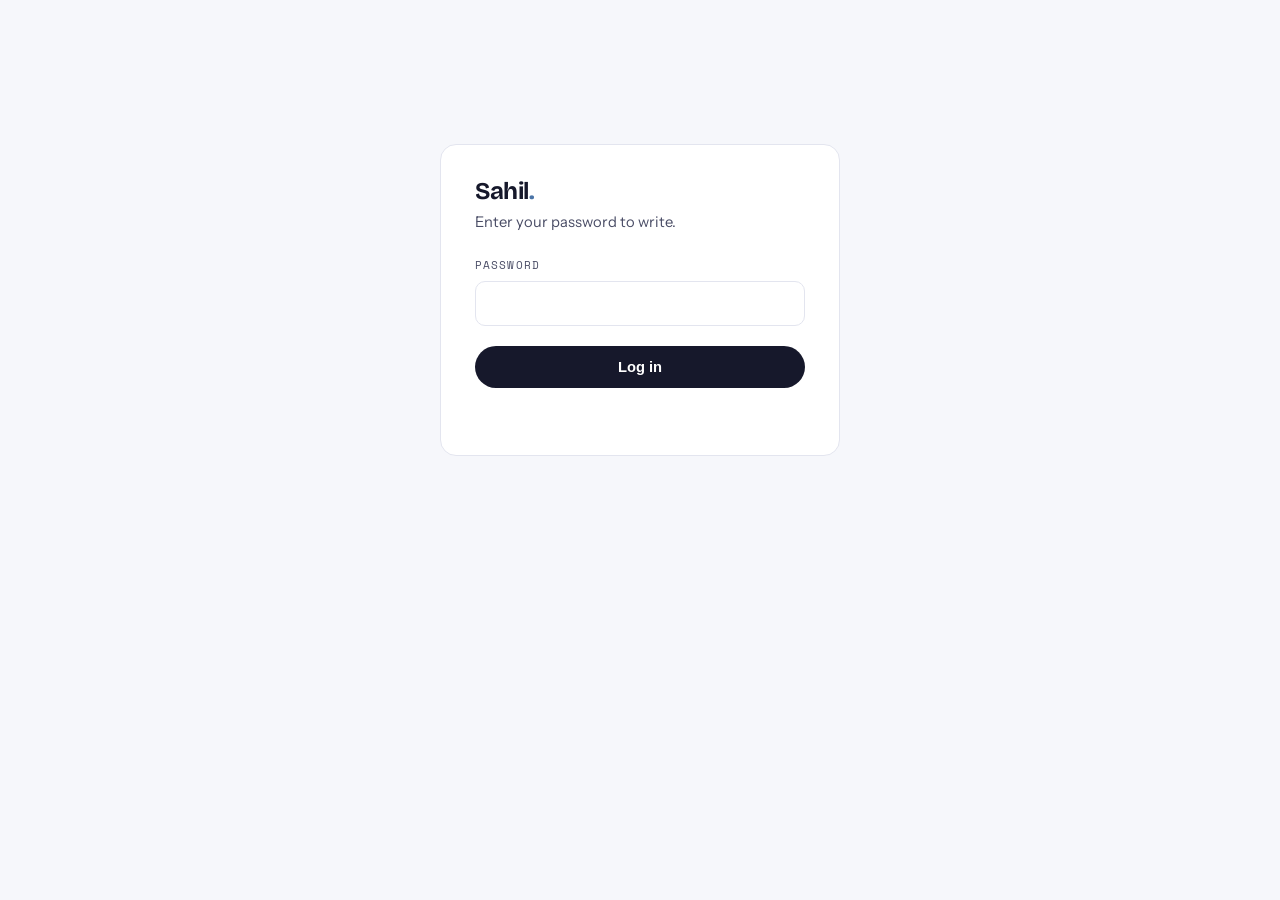
<file: admin/index.html>
<!DOCTYPE html>
<html lang="en">
<head>
<meta charset="UTF-8" />
<meta name="viewport" content="width=device-width, initial-scale=1.0" />
<meta name="robots" content="noindex, nofollow" />
<title>Write a post</title>
<link rel="preconnect" href="https://fonts.googleapis.com" />
<link rel="preconnect" href="https://fonts.gstatic.com" crossorigin />
<link href="https://fonts.googleapis.com/css2?family=Bricolage+Grotesque:opsz,wght@12..96,400;12..96,700;12..96,800&amp;family=Instrument+Sans:wght@400;500;600&amp;family=Space+Mono:wght@400;700&amp;display=swap" rel="stylesheet" />
<link rel="stylesheet" href="/styles.css" />
</head>
<body>
<!-- ============ LOGIN ============ -->
<div id="loginView" class="login-card">
  <h1>Sahil<em style="color:var(--signal);font-style:normal">.</em></h1>
  <p>Enter your password to write.</p>
  <div class="field">
    <label for="pw">Password</label>
    <input type="password" id="pw" autocomplete="current-password" />
  </div>
  <button class="btn" id="loginBtn" style="width:100%;justify-content:center">Log in</button>
  <div class="admin-msg" id="loginMsg"></div>
</div>

<!-- ============ PANEL ============ -->
<div id="panelView" class="admin-wrap" style="display:none">

  <div class="admin-top">
    <h1 id="panelTitle">New post</h1>
    <div style="display:flex;gap:8px">
      <button class="mini" id="newBtn">+ New post</button>
      <button class="mini" id="logoutBtn">Log out</button>
    </div>
  </div>

  <!-- existing posts -->
  <div class="card" style="margin-bottom:22px">
    <label style="font-family:var(--mono);font-size:.7rem;letter-spacing:.1em;text-transform:uppercase;color:var(--ink-soft)">Your posts</label>
    <ul class="post-list" id="postList"><li style="color:var(--ink-soft);font-size:.9rem">Loading…</li></ul>
  </div>

  <!-- editor -->
  <div class="card">
    <div class="field">
      <label for="title">Title</label>
      <input type="text" id="title" placeholder="Why your ROAS looks great and your business isn't growing" />
      <div class="hint">Link will be: <code id="slugPreview">/blog/…</code> <button type="button" class="mini" id="editSlug" style="margin-left:6px">edit link</button></div>
    </div>

    <div class="field" id="slugField" style="display:none">
      <label for="slug">Link (slug)</label>
      <input type="text" id="slug" />
      <div class="hint">Only change this before publishing. Changing it later breaks the old link.</div>
    </div>

    <div class="field">
      <label for="description">Meta description</label>
      <textarea id="description" style="min-height:70px;font-family:var(--body);font-size:.95rem" maxlength="200" placeholder="One clear sentence. This shows in Google and in link previews."></textarea>
      <div class="hint"><span id="descCount">0</span>/160 characters is the sweet spot.</div>
    </div>

    <div class="row">
      <div class="field">
        <label for="category">Category</label>
        <select id="category">
          <option value="">— none —</option>
          <option>Paid Media</option>
          <option>Insights</option>
          <option>AI</option>
          <option>Fintech</option>
          <option>Social</option>
          <option>SEO</option>
          <option>CRO</option>
          <option>Analytics</option>
          <option>Email</option>
          <option>Social</option>
        </select>
      </div>
      <div class="field">
        <label for="date">Publish date</label>
        <input type="date" id="date" />
      </div>
    </div>

    <div class="field">
      <label>Banner image</label>
      <div class="banner-drop" id="bannerDrop">Click to choose an image &middot; 1200&times;630 is ideal</div>
      <input type="file" id="bannerInput" accept="image/*" style="display:none" />
      <div class="banner-preview" id="bannerPreview"><img id="bannerImg" alt="" /></div>
      <div class="hint" id="bannerHint">Keep it under 1MB if you can — big images slow the page down.</div>
    </div>

    <div class="field">
      <label>Post</label>
      <div class="tabs">
        <button type="button" class="on" id="tabWrite">Write</button>
        <button type="button" id="tabPreview">Preview</button>
      </div>
      <div id="writePane">
        <div class="toolbar">
          <button type="button" data-fmt="h2">Heading</button>
          <button type="button" data-fmt="h3">Sub-heading</button>
          <button type="button" data-fmt="bold">Bold</button>
          <button type="button" data-fmt="italic">Italic</button>
          <button type="button" data-fmt="link">Link</button>
          <button type="button" data-fmt="ul">Bullets</button>
          <button type="button" data-fmt="ol">Numbers</button>
          <button type="button" data-fmt="quote">Quote</button>
          <button type="button" data-fmt="hr">Divider</button>
        </div>
        <textarea id="markdown" placeholder="Write here. Select text and use the buttons above — you never need to remember any syntax."></textarea>
      </div>
      <div id="previewPane" class="preview prose" style="display:none"></div>
    </div>

    <div class="field" style="margin-bottom:0">
      <label style="display:flex;align-items:center;gap:10px;text-transform:none;letter-spacing:0;font-family:var(--body);font-size:.95rem;color:var(--ink)">
        <input type="checkbox" id="draft" style="width:auto" checked />
        Keep as draft (not visible on the site)
      </label>
    </div>
  </div>

  <div class="sticky-actions">
    <button class="btn" id="saveBtn">Save</button>
    <button class="mini" id="viewBtn" style="display:none">View post</button>
    <span class="admin-msg" id="msg" style="margin:0"></span>
  </div>
</div>

<script src="/assets/md.js"></script>
<script>
(function () {
  var $ = function (id) { return document.getElementById(id); };
  var state = { editing: null, bannerData: null, banner: '' };

  /* ---------- api ---------- */
  async function api(payload) {
    var res = await fetch('/api/cms', {
      method: 'POST',
      headers: { 'Content-Type': 'application/json' },
      body: JSON.stringify(payload),
    });
    var data = {};
    try { data = await res.json(); } catch (e) {}
    if (!res.ok) throw new Error(data.error || ('Request failed (' + res.status + ')'));
    return data;
  }

  function say(el, text, kind) {
    el.className = 'admin-msg' + (kind ? ' ' + kind : '');
    el.textContent = text;
  }

  /* ---------- login ---------- */
  async function doLogin() {
    var pw = $('pw').value;
    if (!pw) { say($('loginMsg'), 'Enter your password.', 'err'); return; }
    say($('loginMsg'), 'Checking…', 'busy');
    try {
      await api({ action: 'login', password: pw });
      $('pw').value = '';
      $('loginView').style.display = 'none';
      $('panelView').style.display = 'block';
      loadList();
    } catch (e) { say($('loginMsg'), e.message, 'err'); }
  }
  $('loginBtn').addEventListener('click', doLogin);
  $('pw').addEventListener('keydown', function (e) { if (e.key === 'Enter') doLogin(); });

  $('logoutBtn').addEventListener('click', async function () {
    try { await api({ action: 'logout' }); } catch (e) {}
    location.reload();
  });

  /* ---------- post list ---------- */
  async function loadList() {
    try {
      var data = await api({ action: 'list' });
      var list = $('postList');
      list.innerHTML = '';
      if (!data.posts.length) {
        list.innerHTML = '<li style="color:var(--ink-soft);font-size:.9rem">Nothing yet. Write your first post below.</li>';
        return;
      }
      data.posts.forEach(function (p) {
        var li = document.createElement('li');
        var info = document.createElement('div');
        info.className = 'pi';
        var b = document.createElement('b');
        b.textContent = p.title;
        var s = document.createElement('span');
        s.textContent = p.date + (p.category ? ' · ' + p.category : '');
        if (p.draft) {
          var d = document.createElement('span');
          d.className = 'draft';
          d.textContent = ' · DRAFT';
          s.appendChild(d);
        }
        info.appendChild(b); info.appendChild(s);

        var edit = document.createElement('button');
        edit.className = 'mini'; edit.textContent = 'Edit';
        edit.onclick = function () { loadPost(p.slug); };

        var del = document.createElement('button');
        del.className = 'mini danger'; del.textContent = 'Delete';
        del.onclick = function () { removePost(p.slug, p.title); };

        li.appendChild(info); li.appendChild(edit); li.appendChild(del);
        list.appendChild(li);
      });
    } catch (e) {
      if (/log in/i.test(e.message)) { location.reload(); return; }
      $('postList').innerHTML = '<li style="color:#D93A2B;font-size:.9rem"></li>';
      $('postList').firstChild.textContent = e.message;
    }
  }

  async function loadPost(slug) {
    say($('msg'), 'Loading…', 'busy');
    try {
      var d = await api({ action: 'load', slug: slug });
      state.editing = d.slug;
      state.bannerData = null;
      state.banner = d.meta.banner || '';
      $('panelTitle').textContent = 'Editing post';
      $('title').value = d.meta.title || '';
      $('slug').value = d.slug;
      $('description').value = d.meta.description || '';
      $('category').value = d.meta.category || '';
      $('date').value = d.meta.date || '';
      $('markdown').value = d.body || '';
      $('draft').checked = !!d.meta.draft;
      if (state.banner) {
        $('bannerImg').src = state.banner;
        $('bannerPreview').style.display = 'block';
        $('bannerDrop').textContent = 'Click to replace the banner';
      }
      $('viewBtn').style.display = d.meta.draft ? 'none' : 'inline-flex';
      $('viewBtn').onclick = function () { window.open('/blog/' + d.slug, '_blank'); };
      syncSlug(); countDesc(); renderPreview();
      say($('msg'), '', '');
      window.scrollTo({ top: 0, behavior: 'smooth' });
    } catch (e) { say($('msg'), e.message, 'err'); }
  }

  async function removePost(slug, title) {
    if (!confirm('Delete "' + title + '"?\n\nThe file stays in your GitHub history, so it can be recovered.')) return;
    say($('msg'), 'Deleting…', 'busy');
    try {
      await api({ action: 'delete', slug: slug });
      say($('msg'), 'Deleted. Site rebuilding.', 'ok');
      if (state.editing === slug) resetForm();
      loadList();
    } catch (e) { say($('msg'), e.message, 'err'); }
  }

  function resetForm() {
    state.editing = null; state.bannerData = null; state.banner = '';
    $('panelTitle').textContent = 'New post';
    ['title', 'slug', 'description', 'markdown'].forEach(function (id) { $(id).value = ''; });
    $('category').value = '';
    $('date').value = new Date().toISOString().slice(0, 10);
    $('draft').checked = true;
    $('bannerPreview').style.display = 'none';
    $('bannerDrop').textContent = 'Click to choose an image · 1200×630 is ideal';
    $('viewBtn').style.display = 'none';
    $('slugField').style.display = 'none';
    syncSlug(); countDesc(); renderPreview();
    say($('msg'), '', '');
  }
  $('newBtn').addEventListener('click', resetForm);

  /* ---------- slug ---------- */
  function slugify(s) {
    return String(s || '').toLowerCase().trim()
      .replace(/['"’]/g, '').replace(/[^a-z0-9]+/g, '-')
      .replace(/^-+|-+$/g, '').slice(0, 80);
  }
  function syncSlug() {
    var manual = $('slugField').style.display !== 'none';
    var slug = manual ? slugify($('slug').value) : slugify($('title').value);
    if (!manual) $('slug').value = slug;
    $('slugPreview').textContent = '/blog/' + (slug || '…');
  }
  $('title').addEventListener('input', syncSlug);
  $('slug').addEventListener('input', syncSlug);
  $('editSlug').addEventListener('click', function () {
    $('slugField').style.display = 'block';
    $('slug').focus();
  });

  function countDesc() {
    $('descCount').textContent = $('description').value.length;
  }
  $('description').addEventListener('input', countDesc);

  /* ---------- banner ---------- */
  $('bannerDrop').addEventListener('click', function () { $('bannerInput').click(); });
  $('bannerInput').addEventListener('change', function () {
    var file = this.files[0];
    if (!file) return;
    if (file.size > 4 * 1024 * 1024) {
      say($('msg'), 'That image is over 4MB. Compress it at squoosh.app first.', 'err');
      return;
    }
    var reader = new FileReader();
    reader.onload = function () {
      state.bannerData = reader.result;
      $('bannerImg').src = reader.result;
      $('bannerPreview').style.display = 'block';
      $('bannerDrop').textContent = 'Click to replace the banner';
      $('bannerHint').textContent = Math.round(file.size / 1024) + 'KB selected.';
    };
    reader.readAsDataURL(file);
  });

  /* ---------- toolbar ---------- */
  var ta = $('markdown');
  function wrap(before, after, placeholder) {
    var s = ta.selectionStart, e = ta.selectionEnd;
    var sel = ta.value.slice(s, e) || placeholder;
    ta.value = ta.value.slice(0, s) + before + sel + after + ta.value.slice(e);
    ta.focus();
    ta.selectionStart = s + before.length;
    ta.selectionEnd = s + before.length + sel.length;
    renderPreview();
  }
  function prefixLines(prefix, numbered) {
    var s = ta.selectionStart, e = ta.selectionEnd;
    var startLine = ta.value.lastIndexOf('\n', s - 1) + 1;
    var endLine = ta.value.indexOf('\n', e);
    if (endLine === -1) endLine = ta.value.length;
    var chunk = ta.value.slice(startLine, endLine) || 'List item';
    var out = chunk.split('\n').map(function (l, i) {
      return (numbered ? (i + 1) + '. ' : prefix) + l.replace(/^([-*+]\s|\d+[.)]\s|>\s?)/, '');
    }).join('\n');
    ta.value = ta.value.slice(0, startLine) + out + ta.value.slice(endLine);
    ta.focus();
    ta.selectionStart = startLine; ta.selectionEnd = startLine + out.length;
    renderPreview();
  }
  document.querySelectorAll('.toolbar button').forEach(function (btn) {
    btn.addEventListener('click', function () {
      var f = btn.dataset.fmt;
      if (f === 'bold') wrap('**', '**', 'bold text');
      else if (f === 'italic') wrap('*', '*', 'italic text');
      else if (f === 'h2') prefixLines('## ');
      else if (f === 'h3') prefixLines('### ');
      else if (f === 'ul') prefixLines('- ');
      else if (f === 'ol') prefixLines('', true);
      else if (f === 'quote') prefixLines('> ');
      else if (f === 'hr') wrap('\n\n---\n\n', '', '');
      else if (f === 'link') {
        var url = prompt('Link address (https://…)');
        if (url) wrap('[', '](' + url + ')', 'link text');
      }
    });
  });

  /* ---------- preview ---------- */
  function renderPreview() {
    $('previewPane').innerHTML = window.mdToHtml(ta.value || '');
  }
  ta.addEventListener('input', renderPreview);
  $('tabWrite').addEventListener('click', function () {
    $('tabWrite').classList.add('on'); $('tabPreview').classList.remove('on');
    $('writePane').style.display = 'block'; $('previewPane').style.display = 'none';
  });
  $('tabPreview').addEventListener('click', function () {
    $('tabPreview').classList.add('on'); $('tabWrite').classList.remove('on');
    $('writePane').style.display = 'none'; $('previewPane').style.display = 'block';
    renderPreview();
  });

  /* ---------- save ---------- */
  $('saveBtn').addEventListener('click', async function () {
    var payload = {
      action: 'save',
      title: $('title').value,
      slug: $('slug').value || $('title').value,
      originalSlug: state.editing || '',
      description: $('description').value,
      category: $('category').value,
      date: $('date').value,
      draft: $('draft').checked,
      markdown: ta.value,
      banner: state.banner,
      bannerData: state.bannerData,
    };
    $('saveBtn').disabled = true;
    say($('msg'), 'Saving to GitHub…', 'busy');
    try {
      var r = await api(payload);
      state.editing = r.slug;
      state.bannerData = null;
      $('slug').value = r.slug;
      say($('msg'), r.draft
        ? 'Draft saved (' + r.commit + '). Not visible on the site.'
        : 'Published (' + r.commit + '). Live in about a minute.', 'ok');
      $('viewBtn').style.display = r.draft ? 'none' : 'inline-flex';
      $('viewBtn').onclick = function () { window.open(r.url, '_blank'); };
      $('panelTitle').textContent = 'Editing post';
      loadList();
    } catch (e) {
      say($('msg'), e.message, 'err');
    } finally {
      $('saveBtn').disabled = false;
    }
  });

  /* warn before losing unsaved work */
  addEventListener('beforeunload', function (e) {
    if ($('panelView').style.display !== 'none' && ($('title').value || ta.value)) {
      e.preventDefault(); e.returnValue = '';
    }
  });

  resetForm();
})();
</script>
</body>
</html>
</file>
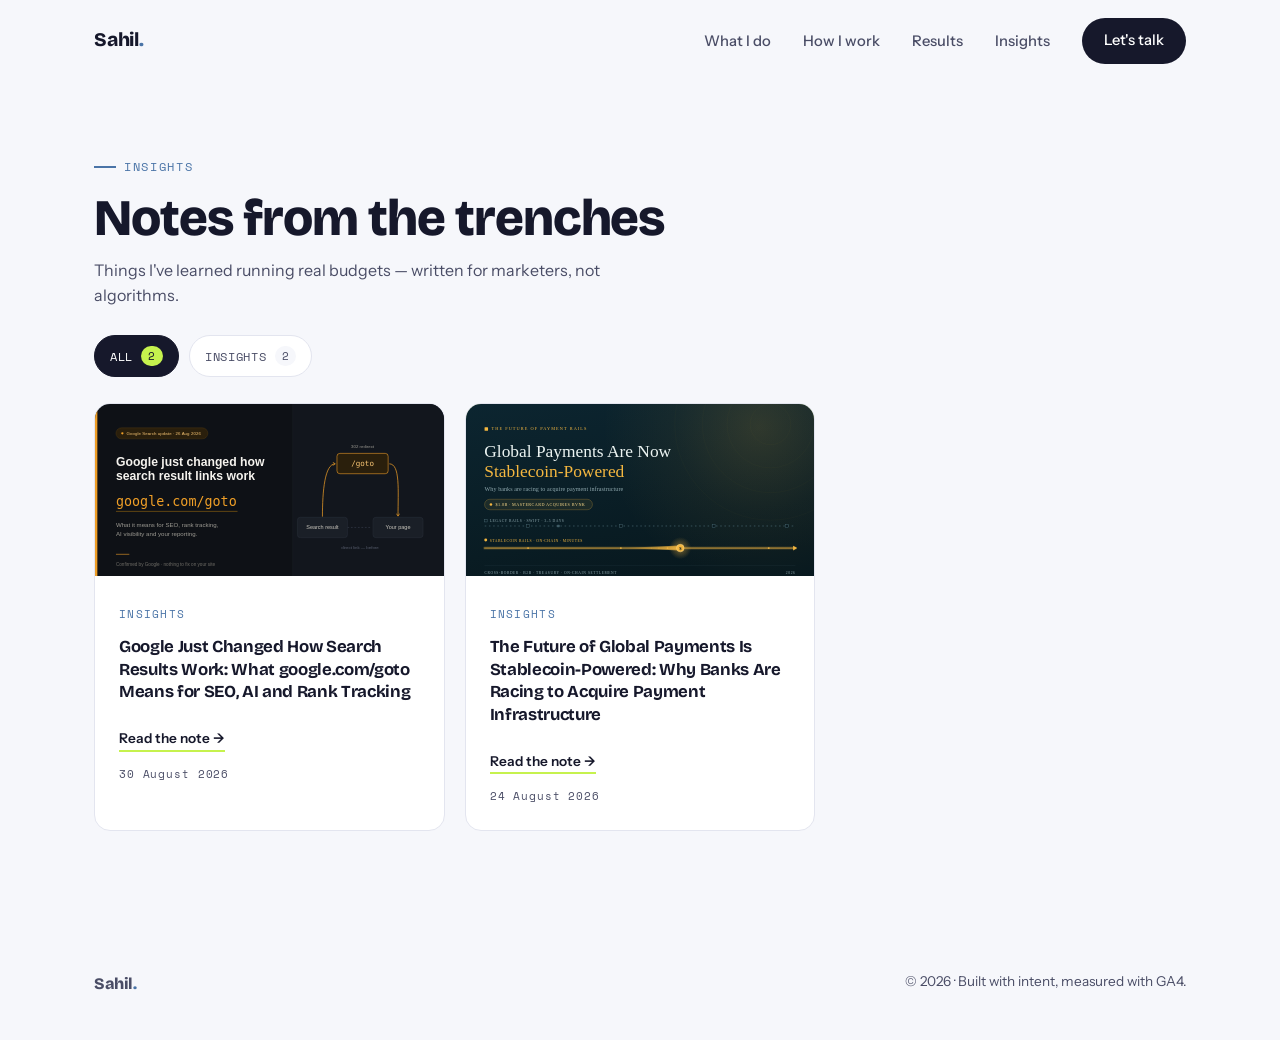
<file: blog/index.html>
<!DOCTYPE html>
<html lang="en">
<head>
<meta charset="UTF-8" />
<meta name="viewport" content="width=device-width, initial-scale=1.0" />
<title>Insights — Sahil</title>
<meta name="description" content="Notes from running real marketing budgets: paid media, SEO, CRO and lifecycle marketing." />
<link rel="canonical" href="https://hellosahil.com/blog" />
<meta property="og:site_name" content="Sahil" />
<meta property="og:title" content="Insights — Sahil" />
<meta property="og:description" content="Notes from running real marketing budgets: paid media, SEO, CRO and lifecycle marketing." />
<meta property="og:type" content="website" />
<meta property="og:url" content="https://hellosahil.com/blog" />

<meta name="twitter:card" content="summary" />
<meta name="twitter:title" content="Insights — Sahil" />
<meta name="twitter:description" content="Notes from running real marketing budgets: paid media, SEO, CRO and lifecycle marketing." />

<link rel="preconnect" href="https://fonts.googleapis.com" />
<link rel="preconnect" href="https://fonts.gstatic.com" crossorigin />
<link href="https://fonts.googleapis.com/css2?family=Bricolage+Grotesque:opsz,wght@12..96,400;12..96,600;12..96,700;12..96,800&amp;family=Instrument+Sans:wght@400;500;600&amp;family=Space+Mono:wght@400;700&amp;display=swap" rel="stylesheet" />
<link rel="stylesheet" href="/styles.css" />

</head>
<body>
<nav class="nav" id="nav">
<div class="wrap nav-inner">
<a href="/" class="logo">Sahil<em>.</em></a>
<button class="menu-toggle" id="menuToggle" aria-label="Open menu">&#9776;</button>
<ul class="nav-links" id="navLinks">
<li><a href="/#services">What I do</a></li>
<li><a href="/#process">How I work</a></li>
<li><a href="/#work">Results</a></li>
<li><a href="/blog">Insights</a></li>
<li><a href="/#contact" class="btn" style="padding:11px 22px">Let's talk</a></li>
</ul>
</div>
</nav>
<section class="page-head">
<div class="wrap">
<span class="eyebrow">Insights</span>
<h1>Notes from the trenches</h1>
<p>Things I've learned running real budgets &mdash; written for marketers, not algorithms.</p>
</div>
</section>
<div class="wrap">
<div class="blog-grid">
<article class="post reveal">
<a href="/blog/google-just-changed-how-search-results-work-what-google-com-goto-means-for-seo-a" aria-label="Google Just Changed How Search Results Work: What google.com/goto Means for SEO, AI and Rank Tracking"><div class="thumb"><img src="/uploads/google-just-changed-how-search-results-work-what-google-com-goto-means-for-seo-a-mtfv2r01.svg" alt="Google Just Changed How Search Results Work: What google.com/goto Means for SEO, AI and Rank Tracking" loading="lazy" /></div></a>
<div class="body">
<span class="cat">Insights</span>
<h3><a href="/blog/google-just-changed-how-search-results-work-what-google-com-goto-means-for-seo-a">Google Just Changed How Search Results Work: What google.com/goto Means for SEO, AI and Rank Tracking</a></h3>
<a class="read" href="/blog/google-just-changed-how-search-results-work-what-google-com-goto-means-for-seo-a">Read the note &rarr;</a>
<span class="date">30 August 2026</span>
</div>
</article>
<article class="post reveal">
<a href="/blog/the-future-of-global-payments-is-stablecoin-powered-why-banks-are-racing-to-acqu" aria-label="The Future of Global Payments Is Stablecoin-Powered: Why Banks Are Racing to Acquire Payment Infrastructure"><div class="thumb"><img src="/uploads/the-future-of-global-payments-is-stablecoin-powered-why-banks-are-racing-to-acqu-mt6w23cr.svg" alt="The Future of Global Payments Is Stablecoin-Powered: Why Banks Are Racing to Acquire Payment Infrastructure" loading="lazy" /></div></a>
<div class="body">
<span class="cat">Insights</span>
<h3><a href="/blog/the-future-of-global-payments-is-stablecoin-powered-why-banks-are-racing-to-acqu">The Future of Global Payments Is Stablecoin-Powered: Why Banks Are Racing to Acquire Payment Infrastructure</a></h3>
<a class="read" href="/blog/the-future-of-global-payments-is-stablecoin-powered-why-banks-are-racing-to-acqu">Read the note &rarr;</a>
<span class="date">24 August 2026</span>
</div>
</article>
</div>
</div>
<footer>
<div class="wrap" style="display:flex;justify-content:space-between;flex-wrap:wrap;gap:12px;width:100%">
<span class="logo">Sahil<em>.</em></span>
<span>&copy; 2026 &middot; Built with intent, measured with GA4.</span>
</div>
</footer>
<script src="/assets/site.js" defer></script>
</body>
</html>
</file>
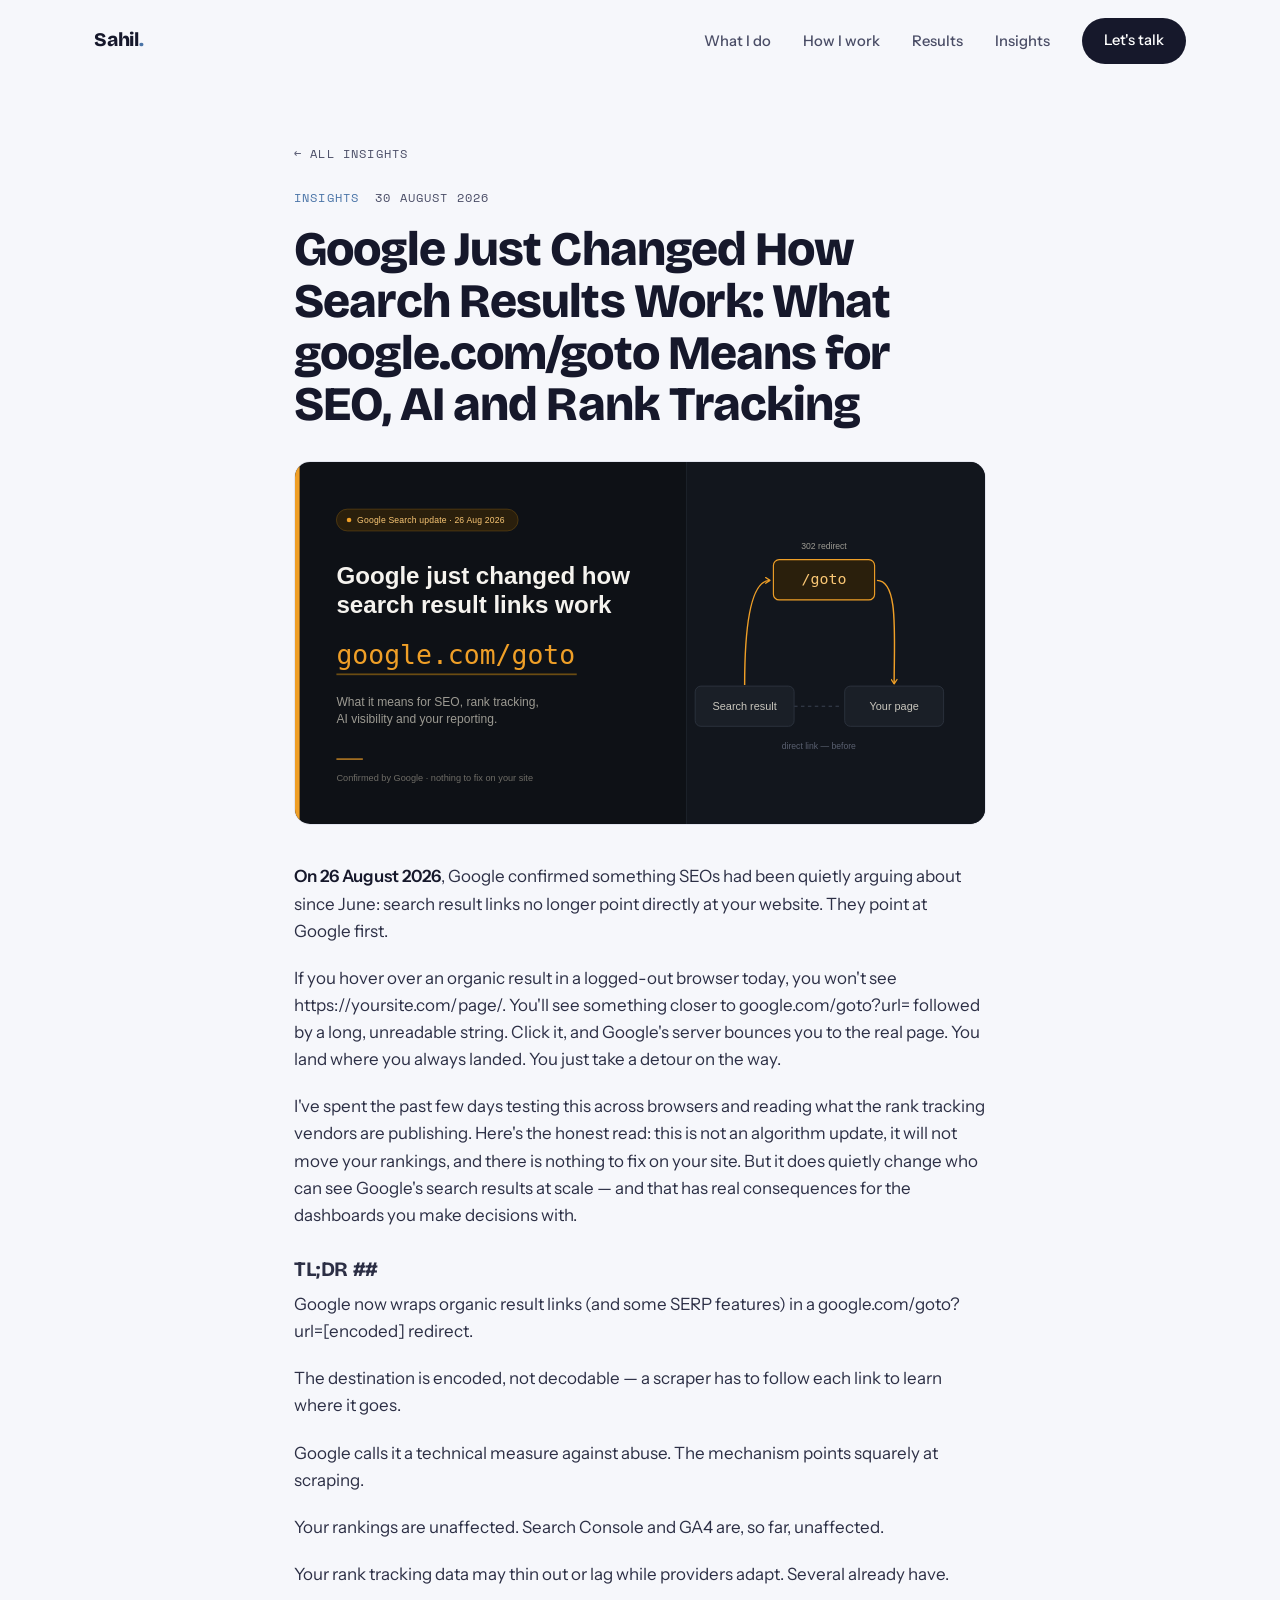
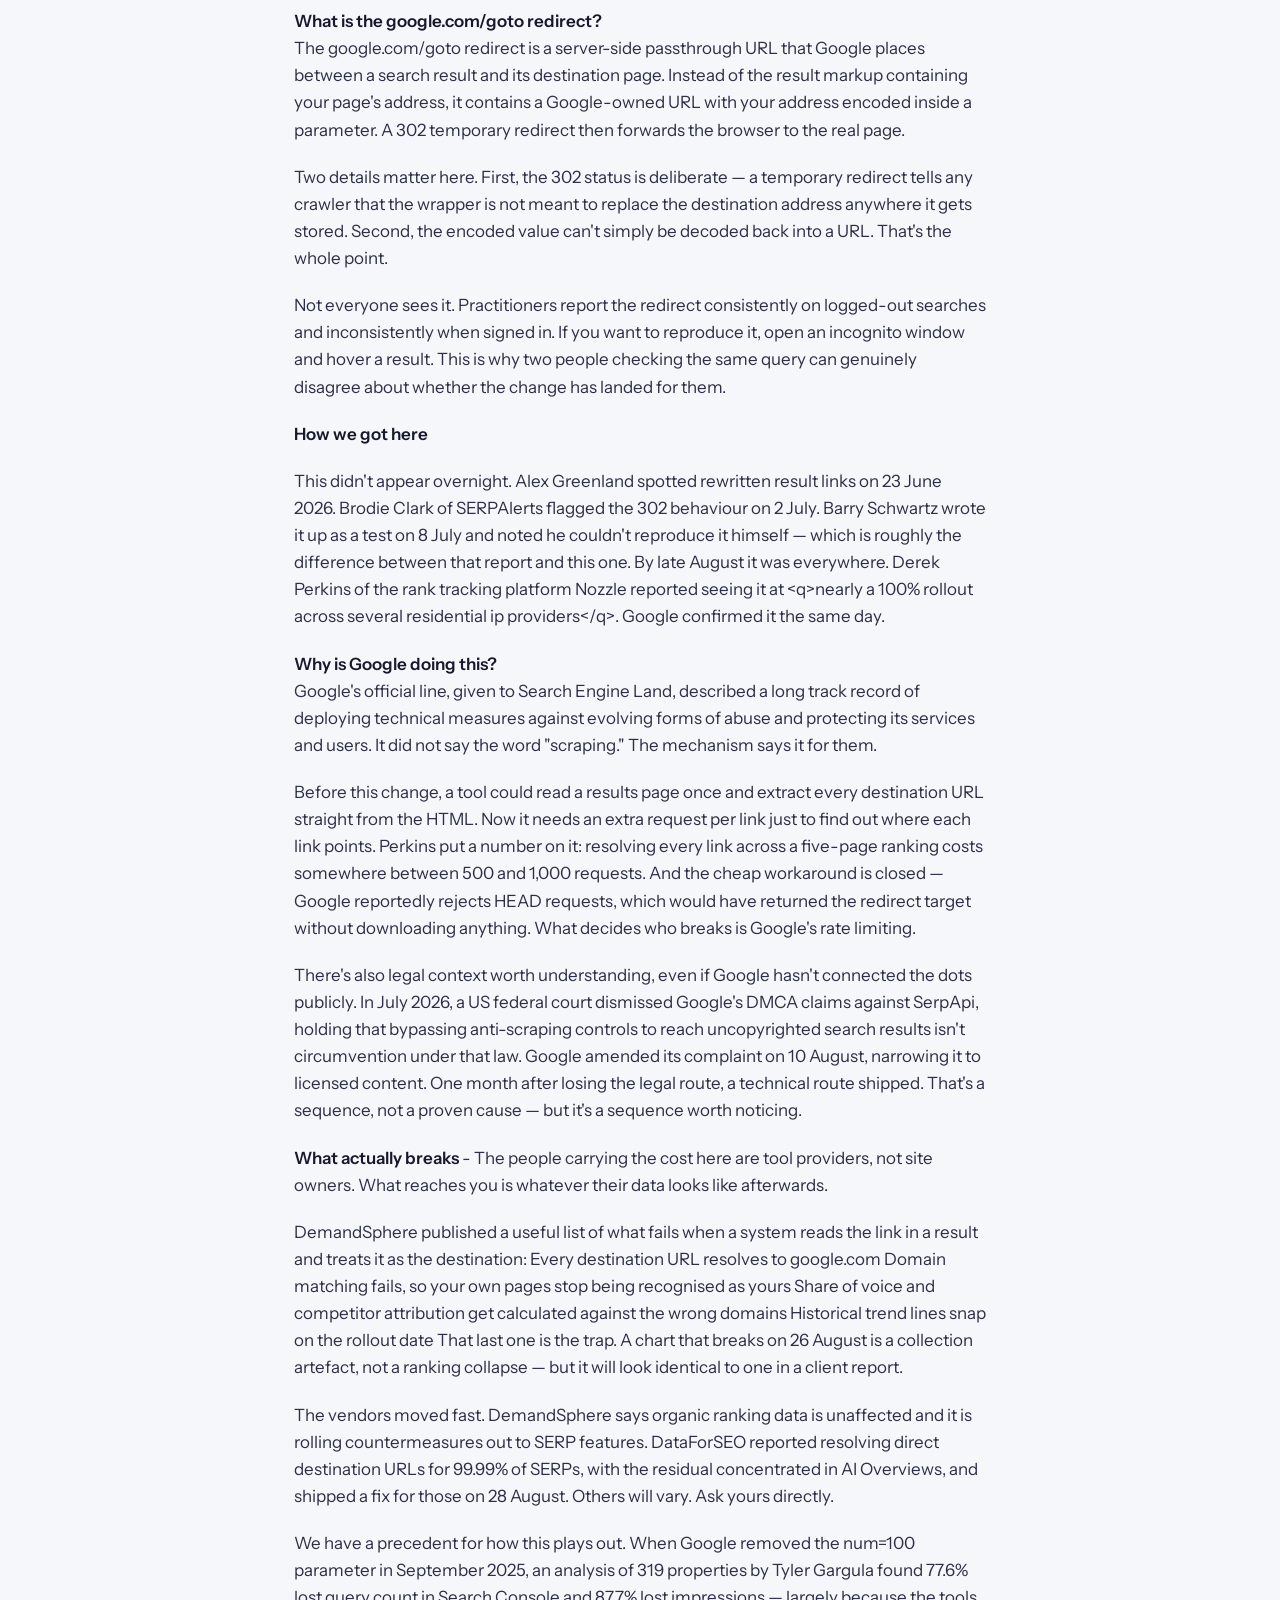
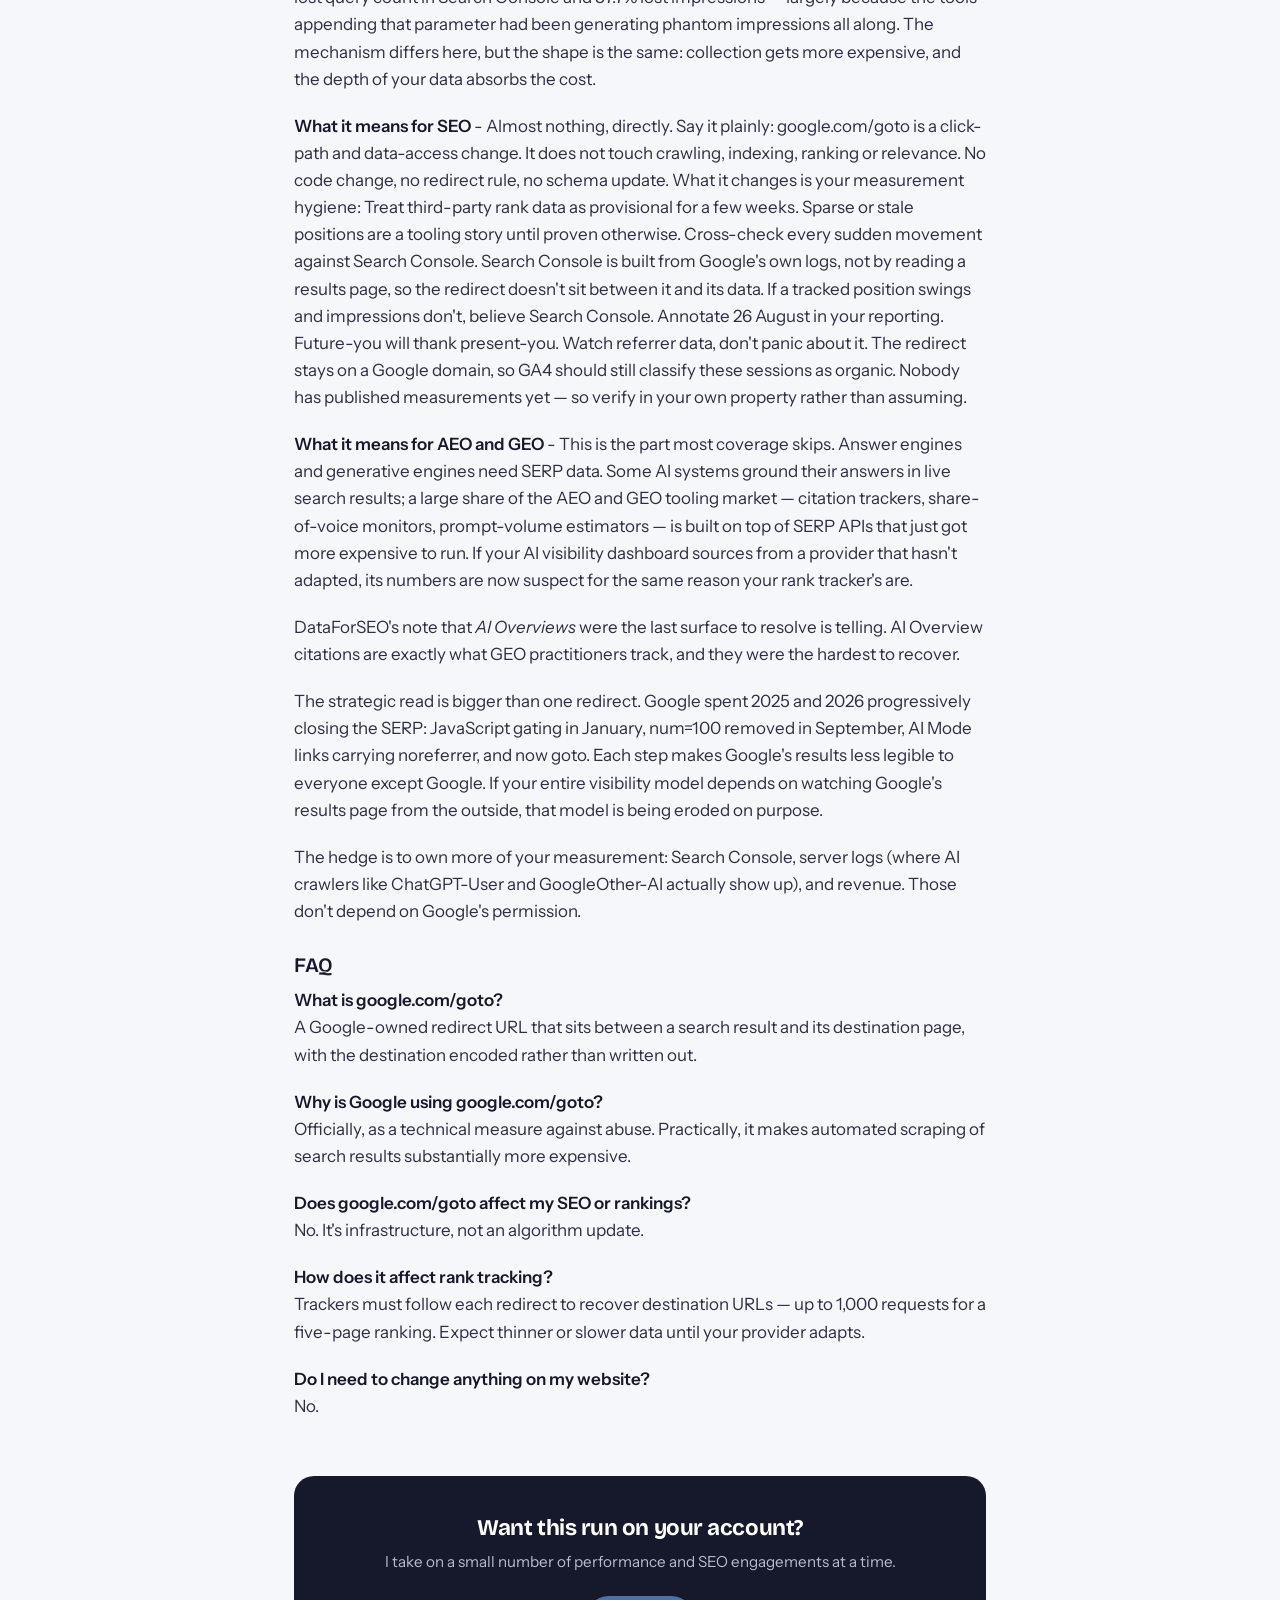
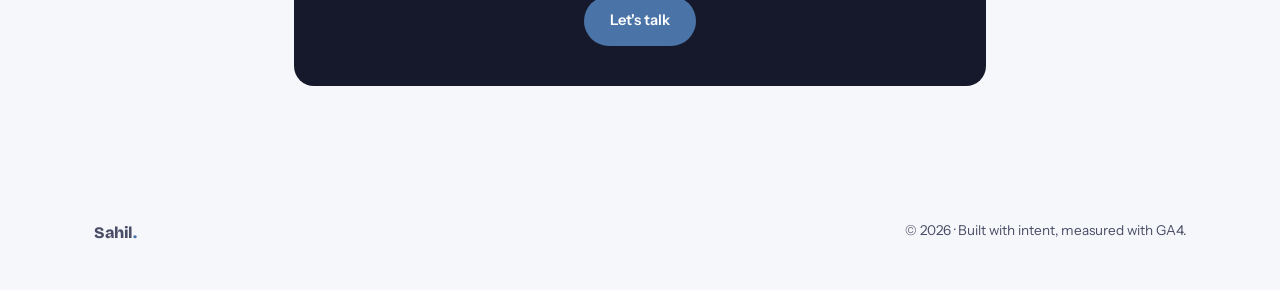
<file: blog/google-just-changed-how-search-results-work-what-google-com-goto-means-for-seo-a.html>
<!DOCTYPE html>
<html lang="en">
<head>
<meta charset="UTF-8" />
<meta name="viewport" content="width=device-width, initial-scale=1.0" />
<title>Google Just Changed How Search Results Work: What google.com/goto Means for SEO, AI and Rank Tracking — Sahil</title>
<meta name="description" content="Google confirmed it is routing search result links through google.com/goto redirects. Here&#39;s what changed, why it happened, and what it actually does to your SEO, rank tracking and AI visibility." />
<link rel="canonical" href="https://hellosahil.com/blog/google-just-changed-how-search-results-work-what-google-com-goto-means-for-seo-a" />
<meta property="og:site_name" content="Sahil" />
<meta property="og:title" content="Google Just Changed How Search Results Work: What google.com/goto Means for SEO, AI and Rank Tracking — Sahil" />
<meta property="og:description" content="Google confirmed it is routing search result links through google.com/goto redirects. Here&#39;s what changed, why it happened, and what it actually does to your SEO, rank tracking and AI visibility." />
<meta property="og:type" content="article" />
<meta property="og:url" content="https://hellosahil.com/blog/google-just-changed-how-search-results-work-what-google-com-goto-means-for-seo-a" />
<meta property="og:image" content="https://hellosahil.com/uploads/google-just-changed-how-search-results-work-what-google-com-goto-means-for-seo-a-mtfv2r01.svg" />
<meta name="twitter:card" content="summary_large_image" />
<meta name="twitter:title" content="Google Just Changed How Search Results Work: What google.com/goto Means for SEO, AI and Rank Tracking — Sahil" />
<meta name="twitter:description" content="Google confirmed it is routing search result links through google.com/goto redirects. Here&#39;s what changed, why it happened, and what it actually does to your SEO, rank tracking and AI visibility." />
<meta name="twitter:image" content="https://hellosahil.com/uploads/google-just-changed-how-search-results-work-what-google-com-goto-means-for-seo-a-mtfv2r01.svg" />
<link rel="preconnect" href="https://fonts.googleapis.com" />
<link rel="preconnect" href="https://fonts.gstatic.com" crossorigin />
<link href="https://fonts.googleapis.com/css2?family=Bricolage+Grotesque:opsz,wght@12..96,400;12..96,600;12..96,700;12..96,800&amp;family=Instrument+Sans:wght@400;500;600&amp;family=Space+Mono:wght@400;700&amp;display=swap" rel="stylesheet" />
<link rel="stylesheet" href="/styles.css" />
<script type="application/ld+json">{"@context":"https://schema.org","@type":"BlogPosting","headline":"Google Just Changed How Search Results Work: What google.com/goto Means for SEO, AI and Rank Tracking","description":"Google confirmed it is routing search result links through google.com/goto redirects. Here's what changed, why it happened, and what it actually does to your SEO, rank tracking and AI visibility.","datePublished":"2026-08-30","image":"https://hellosahil.com/uploads/google-just-changed-how-search-results-work-what-google-com-goto-means-for-seo-a-mtfv2r01.svg","author":{"@type":"Person","name":"Sahil"},"mainEntityOfPage":"https://hellosahil.com/blog/google-just-changed-how-search-results-work-what-google-com-goto-means-for-seo-a"}</script>
</head>
<body>
<nav class="nav" id="nav">
<div class="wrap nav-inner">
<a href="/" class="logo">Sahil<em>.</em></a>
<button class="menu-toggle" id="menuToggle" aria-label="Open menu">&#9776;</button>
<ul class="nav-links" id="navLinks">
<li><a href="/#services">What I do</a></li>
<li><a href="/#process">How I work</a></li>
<li><a href="/#work">Results</a></li>
<li><a href="/blog">Insights</a></li>
<li><a href="/#contact" class="btn" style="padding:11px 22px">Let's talk</a></li>
</ul>
</div>
</nav>
<article class="article">
<a href="/blog" class="back">&larr; All insights</a>
<div class="meta">
<span class="cat">Insights</span>
<span>30 August 2026</span>
</div>
<h1>Google Just Changed How Search Results Work: What google.com/goto Means for SEO, AI and Rank Tracking</h1>
<div class="article-banner"><img src="/uploads/google-just-changed-how-search-results-work-what-google-com-goto-means-for-seo-a-mtfv2r01.svg" alt="Google Just Changed How Search Results Work: What google.com/goto Means for SEO, AI and Rank Tracking" /></div>
<div class="prose">
<p><strong>On 26 August 2026</strong>, Google confirmed something SEOs had been quietly arguing about since June: search result links no longer point directly at your website. They point at Google first.</p>
<p>If you hover over an organic result in a logged-out browser today, you won&#39;t see https://yoursite.com/page/. You&#39;ll see something closer to google.com/goto?url= followed by a long, unreadable string. Click it, and Google&#39;s server bounces you to the real page. You land where you always landed. You just take a detour on the way.</p>
<p>I&#39;ve spent the past few days testing this across browsers and reading what the rank tracking vendors are publishing. Here&#39;s the honest read: this is not an algorithm update, it will not move your rankings, and there is nothing to fix on your site. But it does quietly change who can see Google&#39;s search results at scale — and that has real consequences for the dashboards you make decisions with.</p>
<h3>TL;DR ##</h3>
<p>Google now wraps organic result links (and some SERP features) in a google.com/goto?url=[encoded] redirect.</p>
<p>The destination is encoded, not decodable — a scraper has to follow each link to learn where it goes.</p>
<p>Google calls it a technical measure against abuse. The mechanism points squarely at scraping.</p>
<p>Your rankings are unaffected. Search Console and GA4 are, so far, unaffected.</p>
<p>Your rank tracking data may thin out or lag while providers adapt. Several already have.</p>
<p><strong>What is the google.com/goto redirect?</strong><br>The google.com/goto redirect is a server-side passthrough URL that Google places between a search result and its destination page. Instead of the result markup containing your page&#39;s address, it contains a Google-owned URL with your address encoded inside a parameter. A 302 temporary redirect then forwards the browser to the real page.</p>
<p>Two details matter here. First, the 302 status is deliberate — a temporary redirect tells any crawler that the wrapper is not meant to replace the destination address anywhere it gets stored. Second, the encoded value can&#39;t simply be decoded back into a URL. That&#39;s the whole point.</p>
<p>Not everyone sees it. Practitioners report the redirect consistently on logged-out searches and inconsistently when signed in. If you want to reproduce it, open an incognito window and hover a result. This is why two people checking the same query can genuinely disagree about whether the change has landed for them.</p>
<p><strong>How we got here</strong></p>
<p>This didn&#39;t appear overnight. Alex Greenland spotted rewritten result links on 23 June 2026. Brodie Clark of SERPAlerts flagged the 302 behaviour on 2 July. Barry Schwartz wrote it up as a test on 8 July and noted he couldn&#39;t reproduce it himself — which is roughly the difference between that report and this one. By late August it was everywhere. Derek Perkins of the rank tracking platform Nozzle reported seeing it at &lt;q&gt;nearly a 100% rollout across several residential ip providers&lt;/q&gt;. Google confirmed it the same day.</p>
<p><strong>Why is Google doing this?</strong><br>Google&#39;s official line, given to Search Engine Land, described a long track record of deploying technical measures against evolving forms of abuse and protecting its services and users. It did not say the word &quot;scraping.&quot; The mechanism says it for them.</p>
<p>Before this change, a tool could read a results page once and extract every destination URL straight from the HTML. Now it needs an extra request per link just to find out where each link points. Perkins put a number on it: resolving every link across a five-page ranking costs somewhere between 500 and 1,000 requests. And the cheap workaround is closed — Google reportedly rejects HEAD requests, which would have returned the redirect target without downloading anything. What decides who breaks is Google&#39;s rate limiting.</p>
<p>There&#39;s also legal context worth understanding, even if Google hasn&#39;t connected the dots publicly. In July 2026, a US federal court dismissed Google&#39;s DMCA claims against SerpApi, holding that bypassing anti-scraping controls to reach uncopyrighted search results isn&#39;t circumvention under that law. Google amended its complaint on 10 August, narrowing it to licensed content. One month after losing the legal route, a technical route shipped. That&#39;s a sequence, not a proven cause — but it&#39;s a sequence worth noticing.</p>
<p><strong>What actually breaks</strong> - The people carrying the cost here are tool providers, not site owners. What reaches you is whatever their data looks like afterwards.</p>
<p>DemandSphere published a useful list of what fails when a system reads the link in a result and treats it as the destination: Every destination URL resolves to google.com Domain matching fails, so your own pages stop being recognised as yours Share of voice and competitor attribution get calculated against the wrong domains Historical trend lines snap on the rollout date That last one is the trap. A chart that breaks on 26 August is a collection artefact, not a ranking collapse — but it will look identical to one in a client report.</p>
<p>The vendors moved fast. DemandSphere says organic ranking data is unaffected and it is rolling countermeasures out to SERP features. DataForSEO reported resolving direct destination URLs for 99.99% of SERPs, with the residual concentrated in AI Overviews, and shipped a fix for those on 28 August. Others will vary. Ask yours directly.</p>
<p>We have a precedent for how this plays out. When Google removed the num=100 parameter in September 2025, an analysis of 319 properties by Tyler Gargula found 77.6% lost query count in Search Console and 87.7% lost impressions — largely because the tools appending that parameter had been generating phantom impressions all along. The mechanism differs here, but the shape is the same: collection gets more expensive, and the depth of your data absorbs the cost.</p>
<p><strong>What it means for SEO</strong> - Almost nothing, directly. Say it plainly: google.com/goto is a click-path and data-access change. It does not touch crawling, indexing, ranking or relevance. No code change, no redirect rule, no schema update. What it changes is your measurement hygiene: Treat third-party rank data as provisional for a few weeks. Sparse or stale positions are a tooling story until proven otherwise. Cross-check every sudden movement against Search Console. Search Console is built from Google&#39;s own logs, not by reading a results page, so the redirect doesn&#39;t sit between it and its data. If a tracked position swings and impressions don&#39;t, believe Search Console. Annotate 26 August in your reporting. Future-you will thank present-you. Watch referrer data, don&#39;t panic about it. The redirect stays on a Google domain, so GA4 should still classify these sessions as organic. Nobody has published measurements yet — so verify in your own property rather than assuming.</p>
<p><strong>What it means for AEO and GEO</strong> - This is the part most coverage skips. Answer engines and generative engines need SERP data. Some AI systems ground their answers in live search results; a large share of the AEO and GEO tooling market — citation trackers, share-of-voice monitors, prompt-volume estimators — is built on top of SERP APIs that just got more expensive to run. If your AI visibility dashboard sources from a provider that hasn&#39;t adapted, its numbers are now suspect for the same reason your rank tracker&#39;s are.</p>
<p>DataForSEO&#39;s note that <em>AI Overviews</em> were the last surface to resolve is telling. AI Overview citations are exactly what GEO practitioners track, and they were the hardest to recover.</p>
<p>The strategic read is bigger than one redirect. Google spent 2025 and 2026 progressively closing the SERP: JavaScript gating in January, num=100 removed in September, AI Mode links carrying noreferrer, and now goto. Each step makes Google&#39;s results less legible to everyone except Google. If your entire visibility model depends on watching Google&#39;s results page from the outside, that model is being eroded on purpose.</p>
<p>The hedge is to own more of your measurement: Search Console, server logs (where AI crawlers like ChatGPT-User and GoogleOther-AI actually show up), and revenue. Those don&#39;t depend on Google&#39;s permission.</p>
<h3><strong>FAQ</strong></h3>
<p><strong>What is google.com/goto?</strong><br>A Google-owned redirect URL that sits between a search result and its destination page, with the destination encoded rather than written out.</p>
<p><strong>Why is Google using google.com/goto?</strong><br>Officially, as a technical measure against abuse. Practically, it makes automated scraping of search results substantially more expensive.</p>
<p><strong>Does google.com/goto affect my SEO or rankings?</strong><br>No. It&#39;s infrastructure, not an algorithm update.</p>
<p><strong>How does it affect rank tracking?</strong><br>Trackers must follow each redirect to recover destination URLs — up to 1,000 requests for a five-page ranking. Expect thinner or slower data until your provider adapts.</p>
<p><strong>Do I need to change anything on my website?</strong><br>No.</p>
</div>
<div class="post-cta">
<h3>Want this run on your account?</h3>
<p>I take on a small number of performance and SEO engagements at a time.</p>
<a href="/#contact" class="btn">Let's talk</a>
</div>
</article>
<footer>
<div class="wrap" style="display:flex;justify-content:space-between;flex-wrap:wrap;gap:12px;width:100%">
<span class="logo">Sahil<em>.</em></span>
<span>&copy; 2026 &middot; Built with intent, measured with GA4.</span>
</div>
</footer>
<script src="/assets/site.js" defer></script>
</body>
</html>
</file>
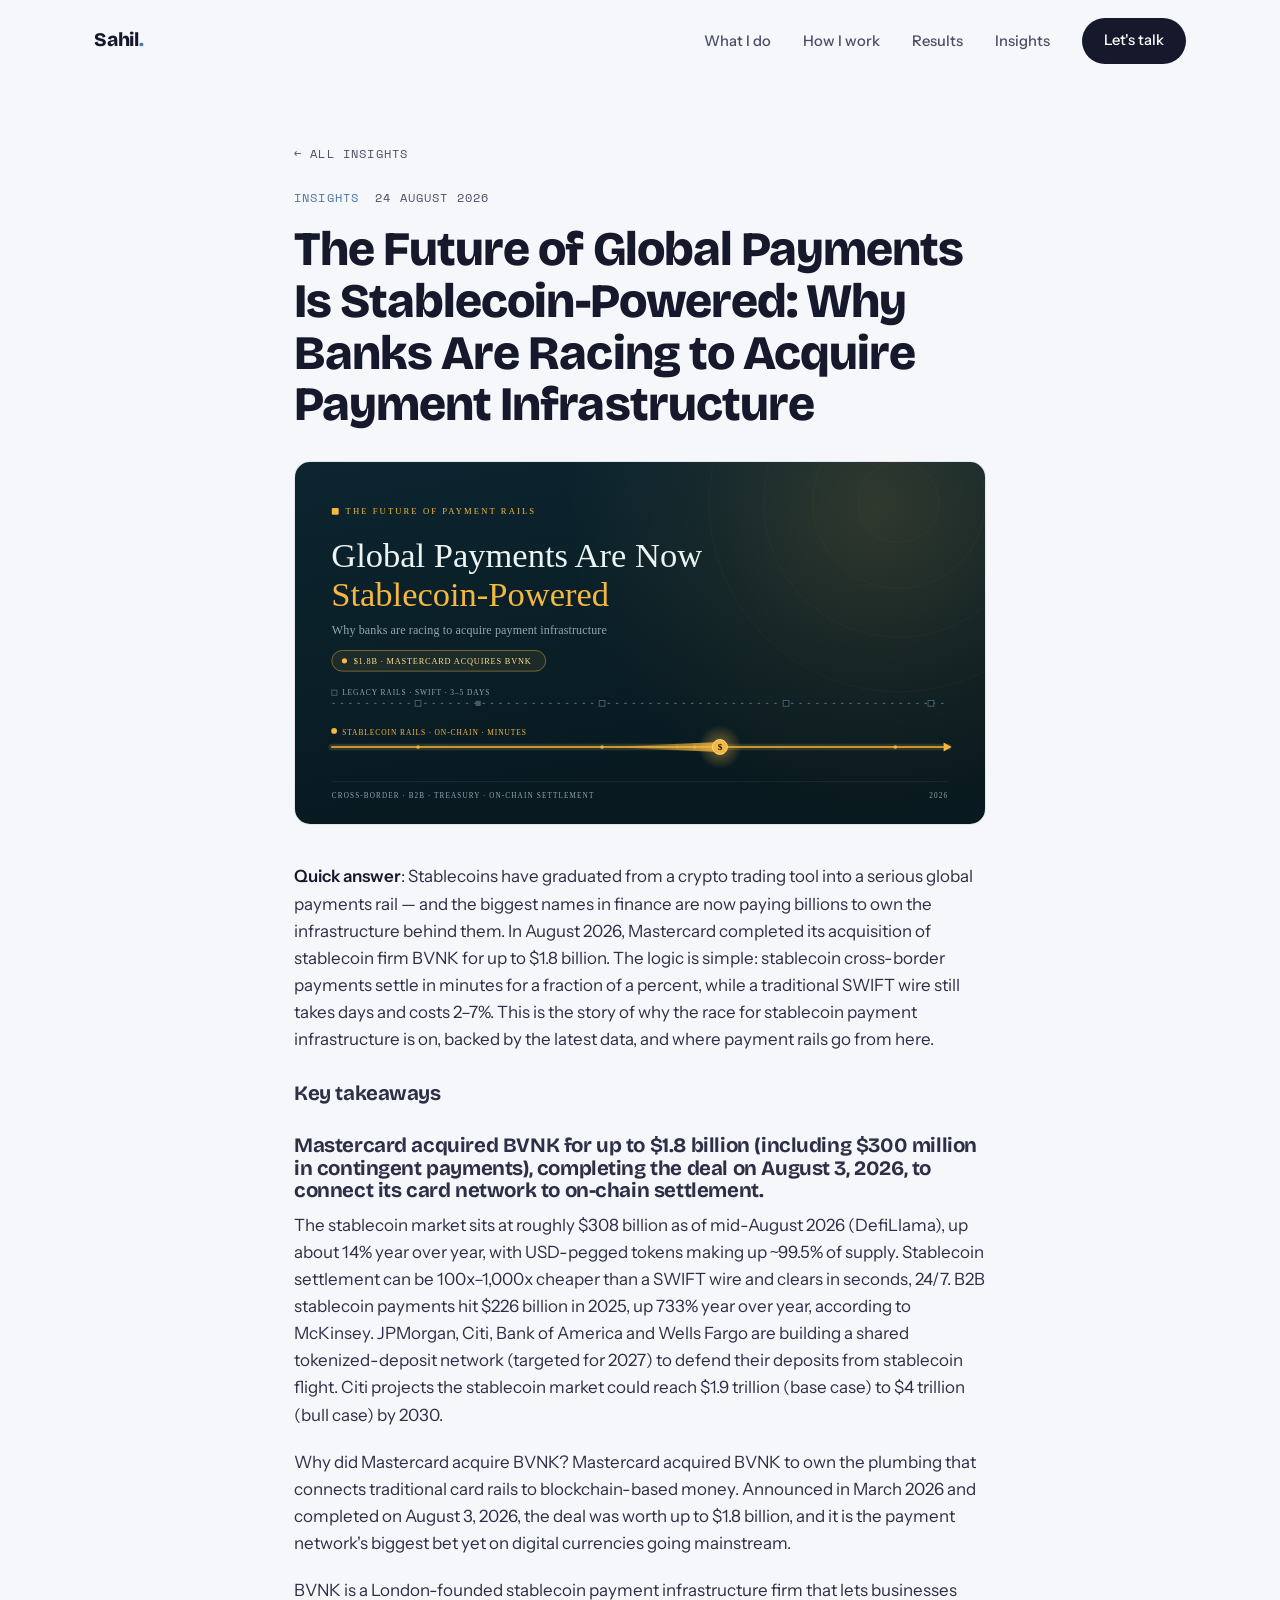
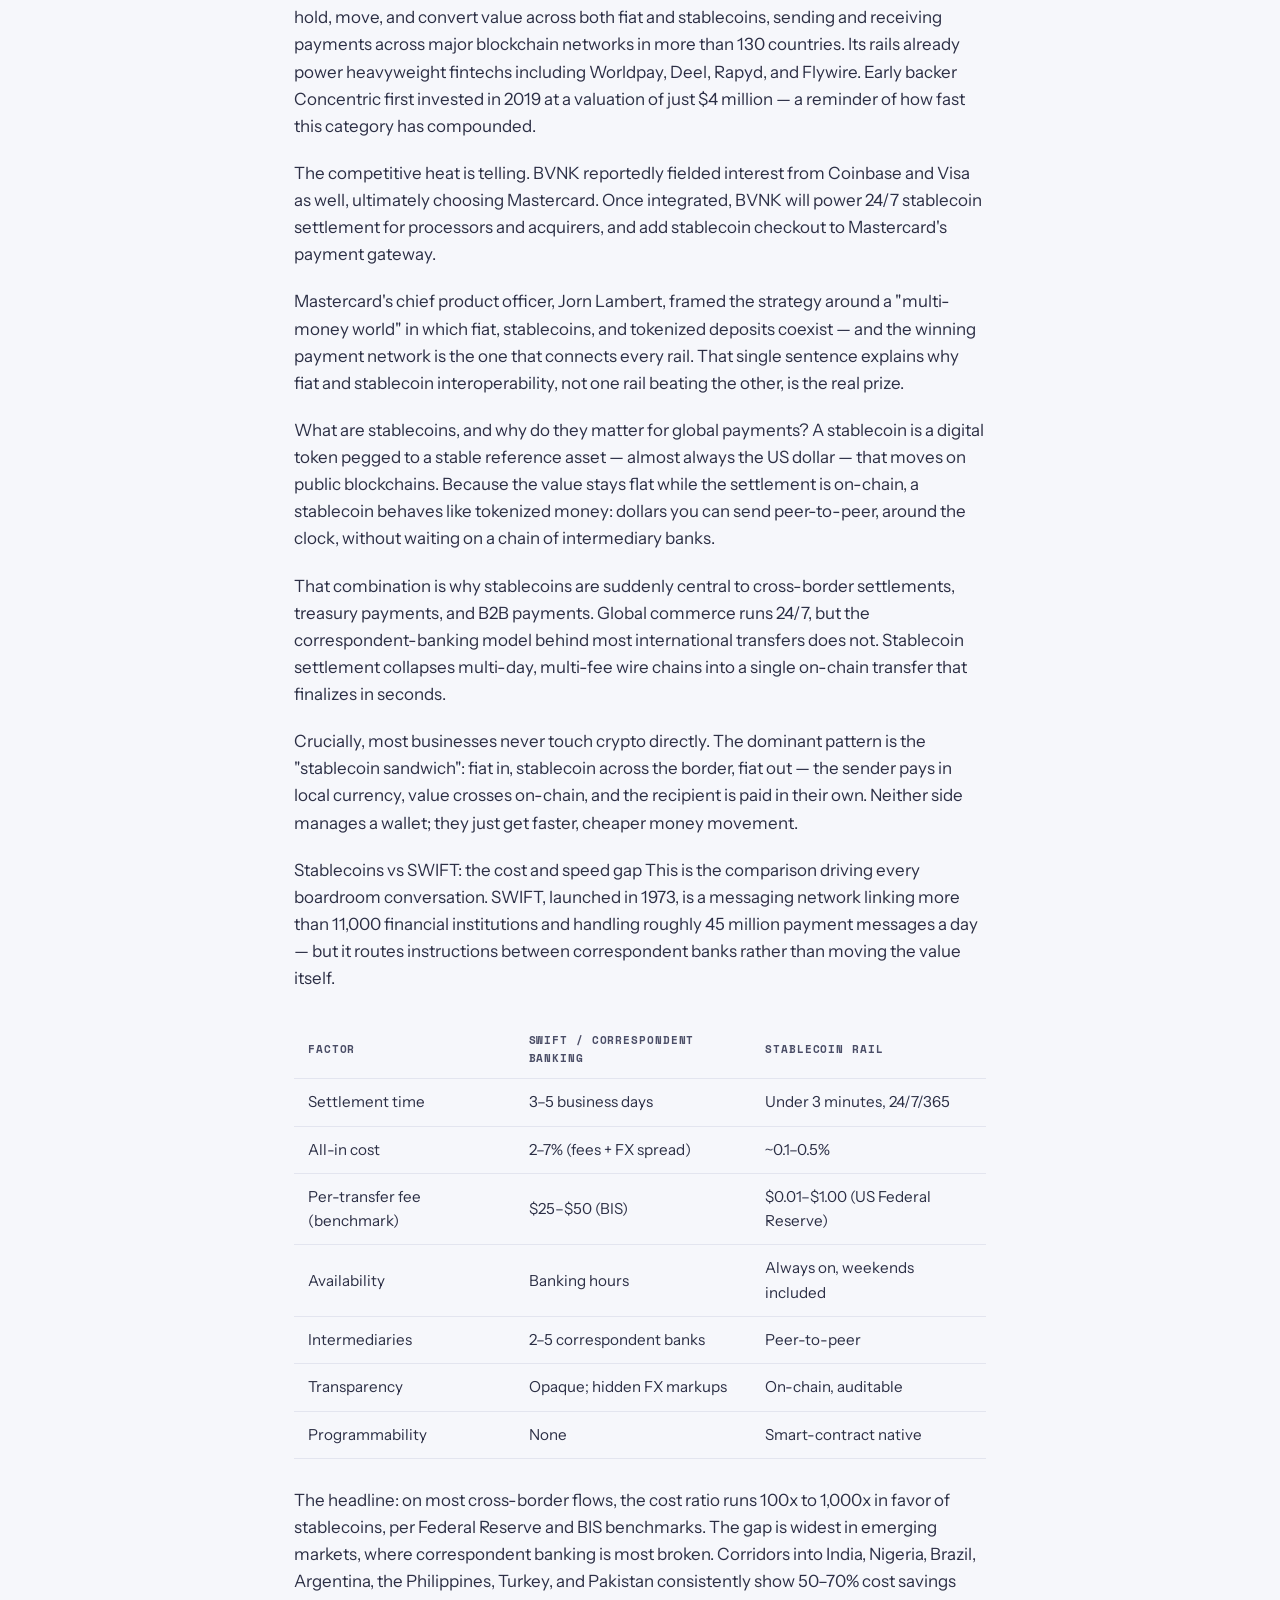
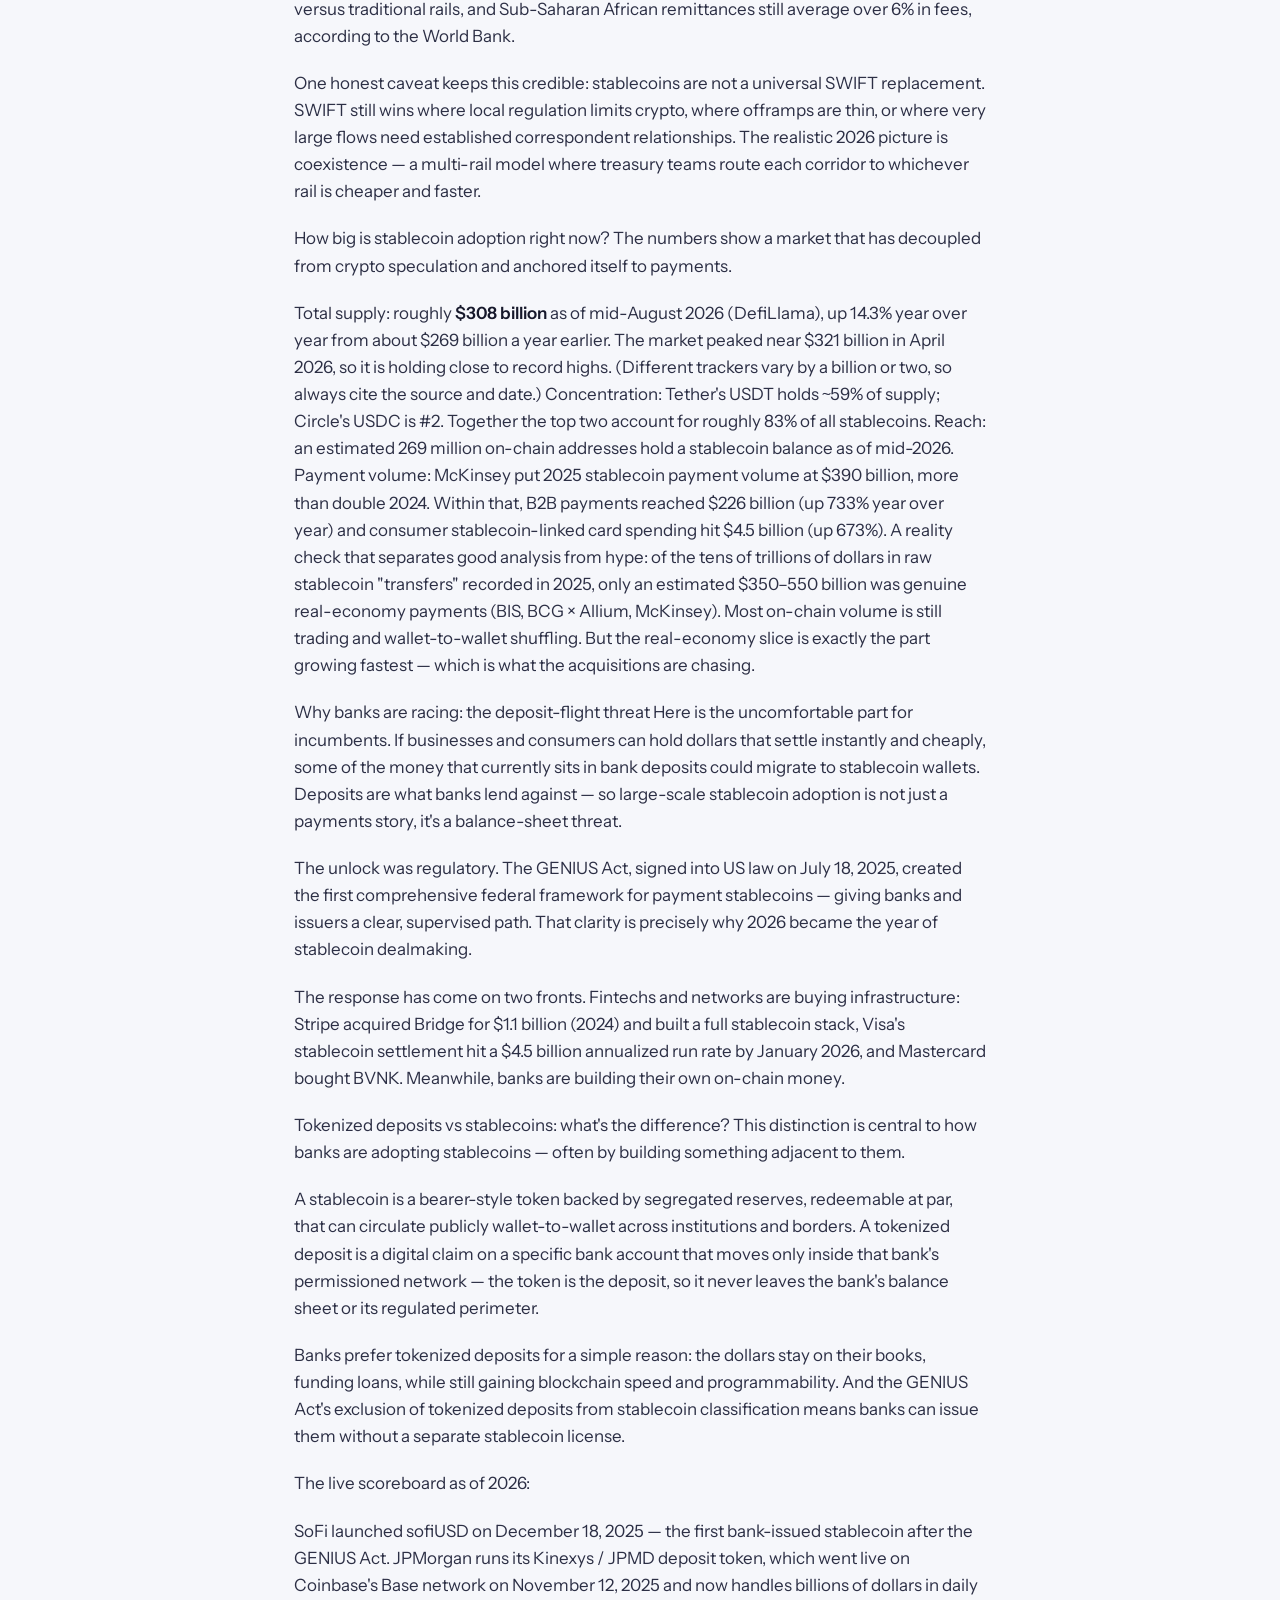
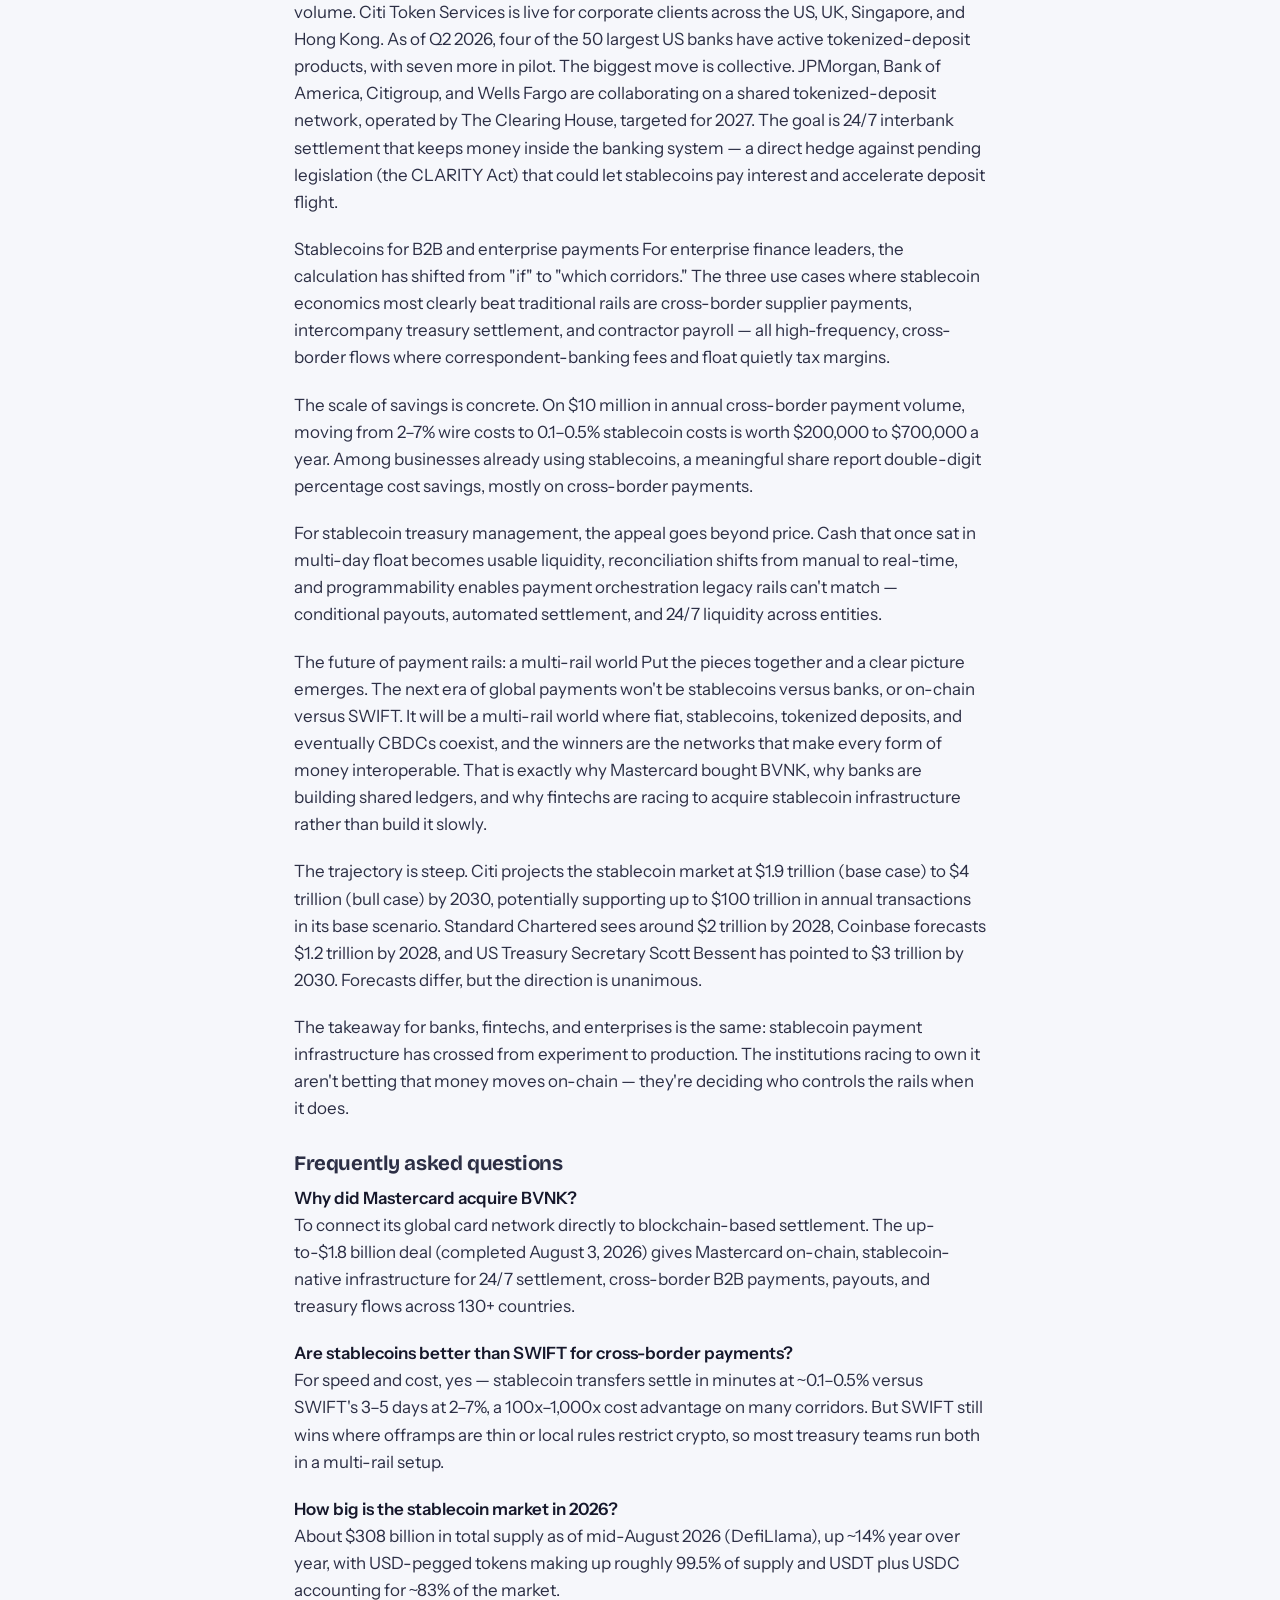
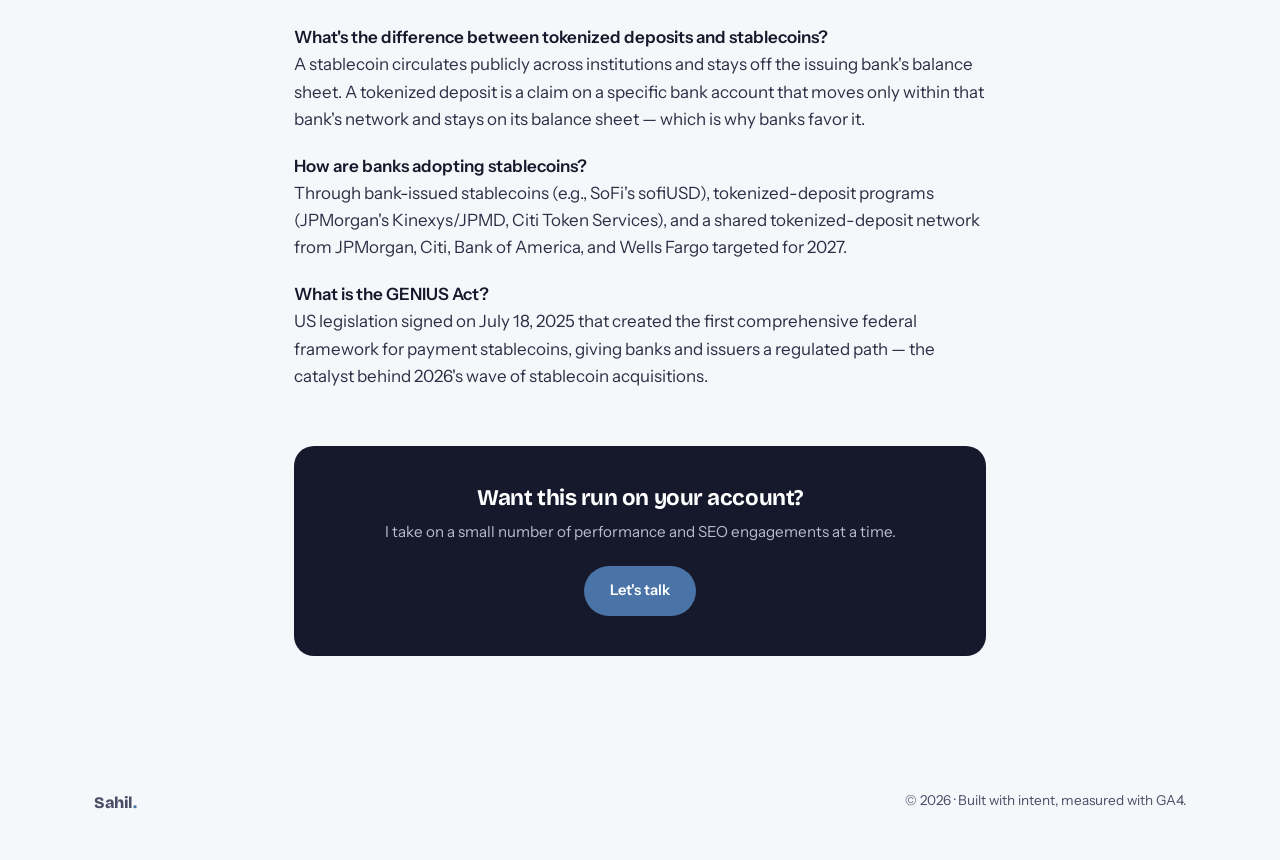
<file: blog/the-future-of-global-payments-is-stablecoin-powered-why-banks-are-racing-to-acqu.html>
<!DOCTYPE html>
<html lang="en">
<head>
<meta charset="UTF-8" />
<meta name="viewport" content="width=device-width, initial-scale=1.0" />
<title>The Future of Global Payments Is Stablecoin-Powered: Why Banks Are Racing to Acquire Payment Infrastructure — Sahil</title>
<meta name="description" content="Mastercard’s $1.8B BVNK acquisition signals a new era for stablecoin payments. Explore stablecoin adoption, B2B payments, bank tokenization, SWIFT alternatives, and the future of global payment rails." />
<link rel="canonical" href="https://hellosahil.com/blog/the-future-of-global-payments-is-stablecoin-powered-why-banks-are-racing-to-acqu" />
<meta property="og:site_name" content="Sahil" />
<meta property="og:title" content="The Future of Global Payments Is Stablecoin-Powered: Why Banks Are Racing to Acquire Payment Infrastructure — Sahil" />
<meta property="og:description" content="Mastercard’s $1.8B BVNK acquisition signals a new era for stablecoin payments. Explore stablecoin adoption, B2B payments, bank tokenization, SWIFT alternatives, and the future of global payment rails." />
<meta property="og:type" content="article" />
<meta property="og:url" content="https://hellosahil.com/blog/the-future-of-global-payments-is-stablecoin-powered-why-banks-are-racing-to-acqu" />
<meta property="og:image" content="https://hellosahil.com/uploads/the-future-of-global-payments-is-stablecoin-powered-why-banks-are-racing-to-acqu-mt6w23cr.svg" />
<meta name="twitter:card" content="summary_large_image" />
<meta name="twitter:title" content="The Future of Global Payments Is Stablecoin-Powered: Why Banks Are Racing to Acquire Payment Infrastructure — Sahil" />
<meta name="twitter:description" content="Mastercard’s $1.8B BVNK acquisition signals a new era for stablecoin payments. Explore stablecoin adoption, B2B payments, bank tokenization, SWIFT alternatives, and the future of global payment rails." />
<meta name="twitter:image" content="https://hellosahil.com/uploads/the-future-of-global-payments-is-stablecoin-powered-why-banks-are-racing-to-acqu-mt6w23cr.svg" />
<link rel="preconnect" href="https://fonts.googleapis.com" />
<link rel="preconnect" href="https://fonts.gstatic.com" crossorigin />
<link href="https://fonts.googleapis.com/css2?family=Bricolage+Grotesque:opsz,wght@12..96,400;12..96,600;12..96,700;12..96,800&amp;family=Instrument+Sans:wght@400;500;600&amp;family=Space+Mono:wght@400;700&amp;display=swap" rel="stylesheet" />
<link rel="stylesheet" href="/styles.css" />
<script type="application/ld+json">{"@context":"https://schema.org","@type":"BlogPosting","headline":"The Future of Global Payments Is Stablecoin-Powered: Why Banks Are Racing to Acquire Payment Infrastructure","description":"Mastercard’s $1.8B BVNK acquisition signals a new era for stablecoin payments. Explore stablecoin adoption, B2B payments, bank tokenization, SWIFT alternatives, and the future of global payment rails.","datePublished":"2026-08-24","image":"https://hellosahil.com/uploads/the-future-of-global-payments-is-stablecoin-powered-why-banks-are-racing-to-acqu-mt6w23cr.svg","author":{"@type":"Person","name":"Sahil"},"mainEntityOfPage":"https://hellosahil.com/blog/the-future-of-global-payments-is-stablecoin-powered-why-banks-are-racing-to-acqu"}</script>
</head>
<body>
<nav class="nav" id="nav">
<div class="wrap nav-inner">
<a href="/" class="logo">Sahil<em>.</em></a>
<button class="menu-toggle" id="menuToggle" aria-label="Open menu">&#9776;</button>
<ul class="nav-links" id="navLinks">
<li><a href="/#services">What I do</a></li>
<li><a href="/#process">How I work</a></li>
<li><a href="/#work">Results</a></li>
<li><a href="/blog">Insights</a></li>
<li><a href="/#contact" class="btn" style="padding:11px 22px">Let's talk</a></li>
</ul>
</div>
</nav>
<article class="article">
<a href="/blog" class="back">&larr; All insights</a>
<div class="meta">
<span class="cat">Insights</span>
<span>24 August 2026</span>
</div>
<h1>The Future of Global Payments Is Stablecoin-Powered: Why Banks Are Racing to Acquire Payment Infrastructure</h1>
<div class="article-banner"><img src="/uploads/the-future-of-global-payments-is-stablecoin-powered-why-banks-are-racing-to-acqu-mt6w23cr.svg" alt="The Future of Global Payments Is Stablecoin-Powered: Why Banks Are Racing to Acquire Payment Infrastructure" /></div>
<div class="prose">
<p><strong>Quick answer</strong>: Stablecoins have graduated from a crypto trading tool into a serious global payments rail — and the biggest names in finance are now paying billions to own the infrastructure behind them. In August 2026, Mastercard completed its acquisition of stablecoin firm BVNK for up to $1.8 billion. The logic is simple: stablecoin cross-border payments settle in minutes for a fraction of a percent, while a traditional SWIFT wire still takes days and costs 2–7%. This is the story of why the race for stablecoin payment infrastructure is on, backed by the latest data, and where payment rails go from here.</p>
<h3>Key takeaways</h3>
<h3>Mastercard acquired BVNK for up to $1.8 billion (including $300 million in contingent payments), completing the deal on August 3, 2026, to connect its card network to on-chain settlement.</h3>
<p>The stablecoin market sits at roughly $308 billion as of mid-August 2026 (DefiLlama), up about 14% year over year, with USD-pegged tokens making up ~99.5% of supply. Stablecoin settlement can be 100x–1,000x cheaper than a SWIFT wire and clears in seconds, 24/7. B2B stablecoin payments hit $226 billion in 2025, up 733% year over year, according to McKinsey. JPMorgan, Citi, Bank of America and Wells Fargo are building a shared tokenized-deposit network (targeted for 2027) to defend their deposits from stablecoin flight. Citi projects the stablecoin market could reach $1.9 trillion (base case) to $4 trillion (bull case) by 2030.</p>
<p>Why did Mastercard acquire BVNK? Mastercard acquired BVNK to own the plumbing that connects traditional card rails to blockchain-based money. Announced in March 2026 and completed on August 3, 2026, the deal was worth up to $1.8 billion, and it is the payment network&#39;s biggest bet yet on digital currencies going mainstream.</p>
<p>BVNK is a London-founded stablecoin payment infrastructure firm that lets businesses hold, move, and convert value across both fiat and stablecoins, sending and receiving payments across major blockchain networks in more than 130 countries. Its rails already power heavyweight fintechs including Worldpay, Deel, Rapyd, and Flywire. Early backer Concentric first invested in 2019 at a valuation of just $4 million — a reminder of how fast this category has compounded.</p>
<p>The competitive heat is telling. BVNK reportedly fielded interest from Coinbase and Visa as well, ultimately choosing Mastercard. Once integrated, BVNK will power 24/7 stablecoin settlement for processors and acquirers, and add stablecoin checkout to Mastercard&#39;s payment gateway.</p>
<p>Mastercard&#39;s chief product officer, Jorn Lambert, framed the strategy around a &quot;multi-money world&quot; in which fiat, stablecoins, and tokenized deposits coexist — and the winning payment network is the one that connects every rail. That single sentence explains why fiat and stablecoin interoperability, not one rail beating the other, is the real prize.</p>
<p>What are stablecoins, and why do they matter for global payments? A stablecoin is a digital token pegged to a stable reference asset — almost always the US dollar — that moves on public blockchains. Because the value stays flat while the settlement is on-chain, a stablecoin behaves like tokenized money: dollars you can send peer-to-peer, around the clock, without waiting on a chain of intermediary banks.</p>
<p>That combination is why stablecoins are suddenly central to cross-border settlements, treasury payments, and B2B payments. Global commerce runs 24/7, but the correspondent-banking model behind most international transfers does not. Stablecoin settlement collapses multi-day, multi-fee wire chains into a single on-chain transfer that finalizes in seconds.</p>
<p>Crucially, most businesses never touch crypto directly. The dominant pattern is the &quot;stablecoin sandwich&quot;: fiat in, stablecoin across the border, fiat out — the sender pays in local currency, value crosses on-chain, and the recipient is paid in their own. Neither side manages a wallet; they just get faster, cheaper money movement.</p>
<p>Stablecoins vs SWIFT: the cost and speed gap This is the comparison driving every boardroom conversation. SWIFT, launched in 1973, is a messaging network linking more than 11,000 financial institutions and handling roughly 45 million payment messages a day — but it routes instructions between correspondent banks rather than moving the value itself.</p>
<table><thead><tr><th>Factor</th><th>SWIFT / correspondent banking</th><th>Stablecoin rail</th></tr></thead><tbody><tr><td>Settlement time</td><td>3–5 business days</td><td>Under 3 minutes, 24/7/365</td></tr><tr><td>All-in cost</td><td>2–7% (fees + FX spread)</td><td>~0.1–0.5%</td></tr><tr><td>Per-transfer fee (benchmark)</td><td>$25–$50 (BIS)</td><td>$0.01–$1.00 (US Federal Reserve)</td></tr><tr><td>Availability</td><td>Banking hours</td><td>Always on, weekends included</td></tr><tr><td>Intermediaries</td><td>2–5 correspondent banks</td><td>Peer-to-peer</td></tr><tr><td>Transparency</td><td>Opaque; hidden FX markups</td><td>On-chain, auditable</td></tr><tr><td>Programmability</td><td>None</td><td>Smart-contract native</td></tr></tbody></table>
<p>The headline: on most cross-border flows, the cost ratio runs 100x to 1,000x in favor of stablecoins, per Federal Reserve and BIS benchmarks. The gap is widest in emerging markets, where correspondent banking is most broken. Corridors into India, Nigeria, Brazil, Argentina, the Philippines, Turkey, and Pakistan consistently show 50–70% cost savings versus traditional rails, and Sub-Saharan African remittances still average over 6% in fees, according to the World Bank.</p>
<p>One honest caveat keeps this credible: stablecoins are not a universal SWIFT replacement. SWIFT still wins where local regulation limits crypto, where offramps are thin, or where very large flows need established correspondent relationships. The realistic 2026 picture is coexistence — a multi-rail model where treasury teams route each corridor to whichever rail is cheaper and faster.</p>
<p>How big is stablecoin adoption right now? The numbers show a market that has decoupled from crypto speculation and anchored itself to payments.</p>
<p>Total supply: roughly <strong>$308 billion</strong> as of mid-August 2026 (DefiLlama), up 14.3% year over year from about $269 billion a year earlier. The market peaked near $321 billion in April 2026, so it is holding close to record highs. (Different trackers vary by a billion or two, so always cite the source and date.) Concentration: Tether&#39;s USDT holds ~59% of supply; Circle&#39;s USDC is #2. Together the top two account for roughly 83% of all stablecoins. Reach: an estimated 269 million on-chain addresses hold a stablecoin balance as of mid-2026. Payment volume: McKinsey put 2025 stablecoin payment volume at $390 billion, more than double 2024. Within that, B2B payments reached $226 billion (up 733% year over year) and consumer stablecoin-linked card spending hit $4.5 billion (up 673%). A reality check that separates good analysis from hype: of the tens of trillions of dollars in raw stablecoin &quot;transfers&quot; recorded in 2025, only an estimated $350–550 billion was genuine real-economy payments (BIS, BCG × Allium, McKinsey). Most on-chain volume is still trading and wallet-to-wallet shuffling. But the real-economy slice is exactly the part growing fastest — which is what the acquisitions are chasing.</p>
<p>Why banks are racing: the deposit-flight threat Here is the uncomfortable part for incumbents. If businesses and consumers can hold dollars that settle instantly and cheaply, some of the money that currently sits in bank deposits could migrate to stablecoin wallets. Deposits are what banks lend against — so large-scale stablecoin adoption is not just a payments story, it&#39;s a balance-sheet threat.</p>
<p>The unlock was regulatory. The GENIUS Act, signed into US law on July 18, 2025, created the first comprehensive federal framework for payment stablecoins — giving banks and issuers a clear, supervised path. That clarity is precisely why 2026 became the year of stablecoin dealmaking.</p>
<p>The response has come on two fronts. Fintechs and networks are buying infrastructure: Stripe acquired Bridge for $1.1 billion (2024) and built a full stablecoin stack, Visa&#39;s stablecoin settlement hit a $4.5 billion annualized run rate by January 2026, and Mastercard bought BVNK. Meanwhile, banks are building their own on-chain money.</p>
<p>Tokenized deposits vs stablecoins: what&#39;s the difference? This distinction is central to how banks are adopting stablecoins — often by building something adjacent to them.</p>
<p>A stablecoin is a bearer-style token backed by segregated reserves, redeemable at par, that can circulate publicly wallet-to-wallet across institutions and borders. A tokenized deposit is a digital claim on a specific bank account that moves only inside that bank&#39;s permissioned network — the token is the deposit, so it never leaves the bank&#39;s balance sheet or its regulated perimeter.</p>
<p>Banks prefer tokenized deposits for a simple reason: the dollars stay on their books, funding loans, while still gaining blockchain speed and programmability. And the GENIUS Act&#39;s exclusion of tokenized deposits from stablecoin classification means banks can issue them without a separate stablecoin license.</p>
<p>The live scoreboard as of 2026:</p>
<p>SoFi launched sofiUSD on December 18, 2025 — the first bank-issued stablecoin after the GENIUS Act. JPMorgan runs its Kinexys / JPMD deposit token, which went live on Coinbase&#39;s Base network on November 12, 2025 and now handles billions of dollars in daily volume. Citi Token Services is live for corporate clients across the US, UK, Singapore, and Hong Kong. As of Q2 2026, four of the 50 largest US banks have active tokenized-deposit products, with seven more in pilot. The biggest move is collective. JPMorgan, Bank of America, Citigroup, and Wells Fargo are collaborating on a shared tokenized-deposit network, operated by The Clearing House, targeted for 2027. The goal is 24/7 interbank settlement that keeps money inside the banking system — a direct hedge against pending legislation (the CLARITY Act) that could let stablecoins pay interest and accelerate deposit flight.</p>
<p>Stablecoins for B2B and enterprise payments For enterprise finance leaders, the calculation has shifted from &quot;if&quot; to &quot;which corridors.&quot; The three use cases where stablecoin economics most clearly beat traditional rails are cross-border supplier payments, intercompany treasury settlement, and contractor payroll — all high-frequency, cross-border flows where correspondent-banking fees and float quietly tax margins.</p>
<p>The scale of savings is concrete. On $10 million in annual cross-border payment volume, moving from 2–7% wire costs to 0.1–0.5% stablecoin costs is worth $200,000 to $700,000 a year. Among businesses already using stablecoins, a meaningful share report double-digit percentage cost savings, mostly on cross-border payments.</p>
<p>For stablecoin treasury management, the appeal goes beyond price. Cash that once sat in multi-day float becomes usable liquidity, reconciliation shifts from manual to real-time, and programmability enables payment orchestration legacy rails can&#39;t match — conditional payouts, automated settlement, and 24/7 liquidity across entities.</p>
<p>The future of payment rails: a multi-rail world Put the pieces together and a clear picture emerges. The next era of global payments won&#39;t be stablecoins versus banks, or on-chain versus SWIFT. It will be a multi-rail world where fiat, stablecoins, tokenized deposits, and eventually CBDCs coexist, and the winners are the networks that make every form of money interoperable. That is exactly why Mastercard bought BVNK, why banks are building shared ledgers, and why fintechs are racing to acquire stablecoin infrastructure rather than build it slowly.</p>
<p>The trajectory is steep. Citi projects the stablecoin market at $1.9 trillion (base case) to $4 trillion (bull case) by 2030, potentially supporting up to $100 trillion in annual transactions in its base scenario. Standard Chartered sees around $2 trillion by 2028, Coinbase forecasts $1.2 trillion by 2028, and US Treasury Secretary Scott Bessent has pointed to $3 trillion by 2030. Forecasts differ, but the direction is unanimous.</p>
<p>The takeaway for banks, fintechs, and enterprises is the same: stablecoin payment infrastructure has crossed from experiment to production. The institutions racing to own it aren&#39;t betting that money moves on-chain — they&#39;re deciding who controls the rails when it does.</p>
<h3>Frequently asked questions</h3>
<p><strong>Why did Mastercard acquire BVNK?</strong><br>To connect its global card network directly to blockchain-based settlement. The up-to-$1.8 billion deal (completed August 3, 2026) gives Mastercard on-chain, stablecoin-native infrastructure for 24/7 settlement, cross-border B2B payments, payouts, and treasury flows across 130+ countries.</p>
<p><strong>Are stablecoins better than SWIFT for cross-border payments?</strong><br>For speed and cost, yes — stablecoin transfers settle in minutes at ~0.1–0.5% versus SWIFT&#39;s 3–5 days at 2–7%, a 100x–1,000x cost advantage on many corridors. But SWIFT still wins where offramps are thin or local rules restrict crypto, so most treasury teams run both in a multi-rail setup.</p>
<p><strong>How big is the stablecoin market in 2026?</strong><br>About $308 billion in total supply as of mid-August 2026 (DefiLlama), up ~14% year over year, with USD-pegged tokens making up roughly 99.5% of supply and USDT plus USDC accounting for ~83% of the market.</p>
<p><strong>What&#39;s the difference between tokenized deposits and stablecoins?</strong><br>A stablecoin circulates publicly across institutions and stays off the issuing bank&#39;s balance sheet. A tokenized deposit is a claim on a specific bank account that moves only within that bank&#39;s network and stays on its balance sheet — which is why banks favor it.</p>
<p><strong>How are banks adopting stablecoins?</strong><br>Through bank-issued stablecoins (e.g., SoFi&#39;s sofiUSD), tokenized-deposit programs (JPMorgan&#39;s Kinexys/JPMD, Citi Token Services), and a shared tokenized-deposit network from JPMorgan, Citi, Bank of America, and Wells Fargo targeted for 2027.</p>
<p><strong>What is the GENIUS Act?</strong><br>US legislation signed on July 18, 2025 that created the first comprehensive federal framework for payment stablecoins, giving banks and issuers a regulated path — the catalyst behind 2026&#39;s wave of stablecoin acquisitions.</p>
</div>
<div class="post-cta">
<h3>Want this run on your account?</h3>
<p>I take on a small number of performance and SEO engagements at a time.</p>
<a href="/#contact" class="btn">Let's talk</a>
</div>
</article>
<footer>
<div class="wrap" style="display:flex;justify-content:space-between;flex-wrap:wrap;gap:12px;width:100%">
<span class="logo">Sahil<em>.</em></span>
<span>&copy; 2026 &middot; Built with intent, measured with GA4.</span>
</div>
</footer>
<script src="/assets/site.js" defer></script>
</body>
</html>
</file>
<file: styles.css>
/* ============ TOKENS ============ */
:root{
--ink:#16182B; /* deep indigo-black */
--ink-soft:#4A4D66; /* muted body text */
--paper:#F6F7FB; /* cool light background */
--card:#FFFFFF;
--signal:#4A74A7; /* signal blue â€” action & emphasis */
--growth:#C6F24E; /* lime â€” metrics & wins */
--line:#E3E5EF;
--display:"Bricolage Grotesque", sans-serif;
--body:"Instrument Sans", sans-serif;
--mono:"Space Mono", monospace;
--radius:16px;
--max:1140px;
}
*{margin:0;padding:0;box-sizing:border-box}
html{scroll-behavior:smooth}
body{font-family:var(--body);background:var(--paper);color:var(--ink);line-height:1.6;-webkit-font-smoothing:antialiased}
img{max-width:100%;display:block}
a{color:inherit;text-decoration:none}
::selection{background:var(--growth);color:var(--ink)}

.wrap{max-width:var(--max);margin:0 auto;padding:0 24px}
.eyebrow{font-family:var(--mono);font-size:.75rem;letter-spacing:.14em;text-transform:uppercase;color:var(--signal);display:inline-flex;align-items:center;gap:8px}
.eyebrow::before{content:"";width:22px;height:2px;background:var(--signal)}
h1,h2,h3{font-family:var(--display);line-height:1.08;letter-spacing:-.02em}
.section{padding:96px 0}
.section-head{max-width:560px;margin-bottom:56px}
.section-head h2{font-size:clamp(1.9rem,4vw,2.75rem);font-weight:700;margin:14px 0 12px}
.section-head p{color:var(--ink-soft)}

/* focus visibility */
a:focus-visible,button:focus-visible,input:focus-visible{outline:3px solid var(--signal);outline-offset:3px;border-radius:6px}

/* ============ NAV ============ */
.nav{position:fixed;inset:0 0 auto 0;z-index:50;transition:background .3s,box-shadow .3s;padding:18px 0}
.nav.scrolled{background:rgba(246,247,251,.92);backdrop-filter:blur(12px);box-shadow:0 1px 0 var(--line);padding:12px 0}
.nav-inner{display:flex;align-items:center;justify-content:space-between}
.logo{font-family:var(--display);font-weight:800;font-size:1.2rem;letter-spacing:-.01em}
.logo em{font-style:normal;color:var(--signal)}
.nav-links{display:flex;gap:32px;align-items:center;list-style:none}
.nav-links a{font-size:.92rem;font-weight:500;color:var(--ink-soft);transition:color .2s}
.nav-links a:hover{color:var(--ink)}
/* the .nav-links a rule above out-specifies .btn, which was making the pill's white label render dark-on-dark â€” pin it back to white */
.nav-links a.btn,.nav-links a.btn:hover{color:#fff}
.btn{display:inline-flex;align-items:center;gap:10px;background:var(--ink);color:#fff;font-weight:600;font-size:.92rem;padding:13px 26px;border-radius:99px;border:none;cursor:pointer;transition:transform .2s,background .2s}
.btn:hover{background:var(--signal);transform:translateY(-2px)}
.btn.ghost{background:transparent;color:var(--ink);border:1.5px solid var(--ink)}
.btn.ghost:hover{background:var(--ink);color:#fff}
.menu-toggle{display:none;background:none;border:none;font-size:1.6rem;cursor:pointer;color:var(--ink)}

/* ============ HERO ============ */
.hero{padding:170px 0 80px;position:relative;overflow:hidden}
.hero-grid{display:grid;grid-template-columns:1.15fr .85fr;gap:56px;align-items:center}
.hero h1{font-size:clamp(2.6rem,6vw,4.3rem);font-weight:800}
.hero h1 .rotator{color:var(--signal);display:inline-block;min-width:1ch}
.hero h1 .cursor{display:inline-block;width:3px;height:.9em;background:var(--signal);vertical-align:-.08em;animation:blink 1s steps(1) infinite}
@keyframes blink{50%{opacity:0}}
.hero-sub{margin:22px 0 34px;color:var(--ink-soft);font-size:1.08rem;max-width:480px}
.hero-cta{display:flex;gap:14px;flex-wrap:wrap}

.hero-visual{position:relative}
.dash-card{background:var(--card);border:1px solid var(--line);border-radius:var(--radius);padding:26px;box-shadow:0 24px 60px rgba(22,24,43,.10)}
.dash-card h4{font-family:var(--mono);font-size:.72rem;letter-spacing:.12em;text-transform:uppercase;color:var(--ink-soft);margin-bottom:18px}
.dash-row{display:flex;justify-content:space-between;align-items:baseline;padding:13px 0;border-top:1px dashed var(--line)}
.dash-row span{font-size:.9rem;color:var(--ink-soft)}
.dash-row b{font-family:var(--display);font-size:1.3rem;font-weight:700}
.dash-row b.up{color:#1E9E4B}

/* ============ TICKER (signature) ============ */
.ticker{background:var(--ink);color:#fff;overflow:hidden;padding:16px 0;transform:rotate(-1deg) scale(1.02);margin:40px 0}
.ticker-track{display:flex;gap:64px;white-space:nowrap;width:max-content;animation:scroll 30s linear infinite}
@keyframes scroll{to{transform:translateX(-50%)}}
.ticker span{font-family:var(--mono);font-size:.85rem;letter-spacing:.05em}
.ticker b{color:var(--growth)}

/* ============ BRANDS ============ */
.brands{padding:70px 0 30px;text-align:center}
.brands p{font-family:var(--mono);font-size:.75rem;letter-spacing:.14em;text-transform:uppercase;color:var(--ink-soft);margin-bottom:34px}
.brand-row{display:flex;flex-wrap:wrap;justify-content:center;gap:20px 56px;align-items:center}
.brand-row span{font-family:var(--display);font-weight:700;font-size:1.15rem;color:#B9BCCB;transition:color .25s}
.brand-row span:hover{color:var(--ink)}

/* ============ SERVICES ============ */
.services-grid{display:grid;grid-template-columns:repeat(3,1fr);gap:20px}
.service{background:var(--card);border:1px solid var(--line);border-radius:var(--radius);padding:30px 26px;transition:transform .25s,box-shadow .25s,border-color .25s;position:relative;overflow:hidden}
.service:hover{transform:translateY(-6px);box-shadow:0 20px 44px rgba(22,24,43,.10);border-color:var(--ink)}
.service .ico{width:46px;height:46px;border-radius:12px;background:var(--paper);display:grid;place-items:center;font-size:1.3rem;margin-bottom:18px}
.service h3{font-size:1.15rem;font-weight:700;margin-bottom:10px}
.service p{font-size:.92rem;color:var(--ink-soft)}
.service .tag{position:absolute;top:22px;right:22px;font-family:var(--mono);font-size:.65rem;letter-spacing:.1em;color:var(--ink-soft)}
.service.core{background:var(--ink);color:#fff;border-color:var(--ink)}
.service.core p{color:#B9BCCB}
.service.core .ico{background:rgba(255,255,255,.08)}
.service.core .tag{color:var(--growth)}

/* ============ PROCESS ============ */
.process{background:var(--ink);color:#fff}
.process .section-head h2{color:#fff}
.process .section-head p{color:#B9BCCB}
.process-grid{display:grid;grid-template-columns:repeat(3,1fr);gap:20px}
.step{border:1px solid rgba(255,255,255,.12);border-radius:var(--radius);padding:32px 28px;position:relative;transition:border-color .25s,background .25s}
.step:hover{border-color:var(--growth);background:rgba(255,255,255,.03)}
.step .num{font-family:var(--mono);color:var(--growth);font-size:.8rem;letter-spacing:.12em;margin-bottom:16px;display:block}
.step h3{font-size:1.2rem;margin-bottom:10px;color:#fff}
.step p{font-size:.92rem;color:#B9BCCB}

/* ============ WORK / CASE STUDIES ============ */
.work-grid{display:grid;grid-template-columns:repeat(2,1fr);gap:20px}
.case{background:var(--card);border:1px solid var(--line);border-radius:var(--radius);padding:30px;transition:transform .25s,box-shadow .25s}
.case:hover{transform:translateY(-6px);box-shadow:0 20px 44px rgba(22,24,43,.10)}
.case .meta{display:flex;justify-content:space-between;align-items:center;margin-bottom:16px}
.case .meta .type{font-family:var(--mono);font-size:.68rem;letter-spacing:.12em;text-transform:uppercase;color:var(--signal)}
.case .meta .yr{font-family:var(--mono);font-size:.72rem;color:var(--ink-soft)}
.case h3{font-size:1.3rem;margin-bottom:10px}
.case>p{font-size:.93rem;color:var(--ink-soft);margin-bottom:22px}
.case .stats{display:flex;gap:28px;border-top:1px dashed var(--line);padding-top:18px}
.case .stats b{font-family:var(--display);font-size:1.5rem;font-weight:800;display:block}
.case .stats small{font-family:var(--mono);font-size:.66rem;letter-spacing:.08em;text-transform:uppercase;color:var(--ink-soft)}
.case .stats b .count{color:var(--ink)}

/* ============ SKILLS BAR ============ */
.skills{display:flex;flex-wrap:wrap;gap:12px;margin-top:40px}
.skills span{background:var(--card);border:1px solid var(--line);border-radius:99px;padding:9px 20px;font-size:.85rem;font-weight:500;transition:background .2s,color .2s,border-color .2s;cursor:default}
.skills span:hover{background:var(--ink);color:#fff;border-color:var(--ink)}

/* ============ INSIGHTS ============ */
#insights{
    margin-top: 80px;
}
.insights-grid{display:grid;grid-template-columns:repeat(3,1fr);gap:20px}
.post{background:var(--card);border:1px solid var(--line);border-radius:var(--radius);overflow:hidden;transition:transform .25s,box-shadow .25s}
.post:hover{transform:translateY(-6px);box-shadow:0 20px 44px rgba(22,24,43,.10)}
.post .thumb{height:150px;display:grid;place-items:center;font-family:var(--display);font-weight:800;font-size:2rem;color:rgba(22,24,43,.25)}
.post:nth-child(1) .thumb{background:linear-gradient(135deg,#DCE7F5,#C2D6EC)}
.post:nth-child(2) .thumb{background:linear-gradient(135deg,#EAF7C8,#DDF0A6)}
.post:nth-child(3) .thumb{background:linear-gradient(135deg,#E1E4F7,#CFD4F0)}
.post .body{padding:24px}
.post .cat{font-family:var(--mono);font-size:.66rem;letter-spacing:.12em;text-transform:uppercase;color:var(--signal)}
.post h3{font-size:1.05rem;margin:10px 0 8px;line-height:1.35}
.post p{font-size:.88rem;color:var(--ink-soft)}
.post .read{display:inline-block;margin-top:16px;font-size:.85rem;font-weight:600;border-bottom:2px solid var(--growth)}

/* ============ CONTACT ============ */
.contact{background:var(--ink);color:#fff;border-radius:24px;padding:72px 56px;text-align:center;position:relative;overflow:hidden}
.contact::before{content:"";position:absolute;width:420px;height:420px;border-radius:50%;background:radial-gradient(circle,rgba(74,116,167,.45),transparent 70%);top:-200px;right:-120px}
.contact h2{font-size:clamp(1.8rem,4vw,2.6rem);margin:14px 0 12px;color:#fff;position:relative}
.contact p{color:#B9BCCB;max-width:440px;margin:0 auto 30px;position:relative}
.contact-form{display:flex;gap:12px;max-width:460px;margin:0 auto;position:relative}
.contact-form input{flex:1;padding:15px 22px;border-radius:99px;border:1px solid rgba(255,255,255,.18);background:rgba(255,255,255,.06);color:#fff;font-family:var(--body);font-size:.92rem}
.contact-form input::placeholder{color:#8A8DA3}
.contact-form .btn{background:var(--signal)}
.contact-form .btn:hover{background:var(--growth);color:var(--ink)}
.contact .socials{margin-top:34px;display:flex;gap:14px;justify-content:center;position:relative}
.contact .socials .sicon{width:44px;height:44px;border-radius:50%;display:grid;place-items:center;color:#B9BCCB;border:1px solid rgba(255,255,255,.18);transition:color .2s,border-color .2s,background .2s,transform .2s}
.contact .socials .sicon svg{width:19px;height:19px;fill:currentColor;display:block}
.contact .socials a.sicon:hover{color:var(--ink);background:var(--growth);border-color:var(--growth);transform:translateY(-3px)}
.contact .socials a.sicon:focus-visible{border-radius:50%}
.contact .socials .sicon.muted{opacity:.5;cursor:default}
.form-msg{margin-top:16px;font-family:var(--mono);font-size:.8rem;color:var(--growth);min-height:1.2em;position:relative}

/* ============ FOOTER ============ */
footer{padding:44px 0;display:flex;justify-content:space-between;align-items:center;flex-wrap:wrap;gap:14px;color:var(--ink-soft);font-size:.85rem}
footer .logo{font-size:1rem}

/* ============ REVEAL ============ */
.reveal{opacity:0;transform:translateY(28px);transition:opacity .7s ease,transform .7s ease}
.reveal.in{opacity:1;transform:none}

/* ============ RESPONSIVE ============ */
@media(max-width:960px){
.hero-grid{grid-template-columns:1fr;gap:48px}
.services-grid,.process-grid,.insights-grid{grid-template-columns:1fr 1fr}
.work-grid{grid-template-columns:1fr}
}
@media(max-width:640px){
.section{padding:64px 0}
.services-grid,.process-grid,.insights-grid{grid-template-columns:1fr}
.nav-links{position:fixed;inset:0;background:var(--paper);flex-direction:column;justify-content:center;font-size:1.3rem;display:none}
.nav-links.open{display:flex}
.menu-toggle{display:block;z-index:60;position:relative}
.contact{padding:56px 24px}
.contact-form{flex-direction:column}
}
@media(prefers-reduced-motion:reduce){
*,*::before,*::after{animation:none!important;transition:none!important}
html{scroll-behavior:auto}
.reveal{opacity:1;transform:none}
}

/* ============ BLOG: shared ============ */
.page-head{padding:150px 0 26px}
.page-head h1{font-size:clamp(2.2rem,5vw,3.2rem);font-weight:800;margin:14px 0 12px}
.page-head p{color:var(--ink-soft);max-width:560px}
.post .thumb{height:172px;padding:0;overflow:hidden;background:var(--paper)}
.post .thumb img{width:100%;height:100%;object-fit:cover;transition:transform .4s}
.post:hover .thumb img{transform:scale(1.04)}
.post h3 a:hover{color:var(--signal)}
.post .date{font-family:var(--mono);font-size:.68rem;letter-spacing:.08em;color:var(--ink-soft);display:block;margin-top:14px}
.blog-grid{display:grid;grid-template-columns:repeat(3,1fr);gap:20px;padding-bottom:96px}
.empty{border:1px dashed var(--line);border-radius:var(--radius);padding:56px 28px;text-align:center;color:var(--ink-soft);margin-bottom:96px}

/* ============ BLOG: single post ============ */
.article{max-width:740px;margin:0 auto;padding:140px 24px 90px}
.article .meta{display:flex;gap:16px;flex-wrap:wrap;font-family:var(--mono);font-size:.72rem;letter-spacing:.1em;text-transform:uppercase;color:var(--ink-soft)}
.article .meta .cat{color:var(--signal)}
.article h1{font-size:clamp(2rem,4.6vw,3rem);font-weight:800;margin:16px 0 14px}
.article .lede{color:var(--ink-soft);font-size:1.08rem}
.article-banner{border-radius:var(--radius);overflow:hidden;border:1px solid var(--line);margin:30px 0 38px;background:var(--card)}
.article-banner img{width:100%;display:block}
.back{display:inline-flex;align-items:center;gap:8px;font-family:var(--mono);font-size:.72rem;letter-spacing:.1em;text-transform:uppercase;color:var(--ink-soft);margin-bottom:26px}
.back:hover{color:var(--signal)}

/* markdown output */
.prose{font-size:1.06rem;color:#2C2F45}
.prose>*:first-child{margin-top:0}
.prose h2{font-family:var(--display);font-size:1.65rem;font-weight:700;margin:42px 0 14px}
.prose h3{font-family:var(--display);font-size:1.28rem;font-weight:700;margin:30px 0 10px}
.prose p{margin-bottom:20px}
.prose ul,.prose ol{margin:0 0 22px 24px}
.prose li{margin-bottom:9px}
.prose a{color:var(--signal);border-bottom:1px solid var(--signal)}
.prose strong{font-weight:600;color:var(--ink)}
.prose img{border-radius:12px;margin:28px 0;border:1px solid var(--line)}
.prose blockquote{border-left:3px solid var(--growth);padding:2px 0 2px 20px;margin:28px 0;color:var(--ink-soft)}
.prose blockquote p:last-child{margin-bottom:0}
.prose hr{border:none;border-top:1px dashed var(--line);margin:38px 0}
.prose code{font-family:var(--mono);font-size:.88em;background:#E9ECF6;padding:2px 6px;border-radius:5px}
.prose pre{background:var(--ink);color:#fff;padding:22px;border-radius:12px;overflow-x:auto;margin:28px 0}
.prose pre code{background:none;color:inherit;padding:0}
.prose table{width:100%;border-collapse:collapse;margin:28px 0;font-size:.95rem}
.prose th,.prose td{text-align:left;padding:11px 14px;border-bottom:1px solid var(--line)}
.prose th{font-family:var(--mono);font-size:.7rem;letter-spacing:.08em;text-transform:uppercase;color:var(--ink-soft)}

.post-cta{background:var(--ink);color:#fff;border-radius:20px;padding:40px 34px;text-align:center;margin-top:56px}
.post-cta h3{font-size:1.4rem;color:#fff;margin-bottom:10px}
.post-cta p{color:#B9BCCB;margin-bottom:22px;font-size:.95rem}
.post-cta .btn{background:var(--signal)}

@media(max-width:960px){.blog-grid{grid-template-columns:1fr 1fr}}
@media(max-width:640px){
.blog-grid{grid-template-columns:1fr}
.page-head{padding:120px 0 20px}
.article{padding:120px 20px 70px}
}

/* ============ ADMIN PANEL ============ */
.admin-wrap{max-width:820px;margin:0 auto;padding:40px 22px 80px}
.admin-top{display:flex;align-items:center;justify-content:space-between;gap:14px;flex-wrap:wrap;margin-bottom:30px}
.admin-top h1{font-size:1.5rem;font-weight:800}
.card{background:var(--card);border:1px solid var(--line);border-radius:var(--radius);padding:26px}
.login-card{max-width:400px;margin:16vh auto;background:var(--card);border:1px solid var(--line);border-radius:var(--radius);padding:34px}
.login-card h1{font-size:1.5rem;margin-bottom:6px}
.login-card p{color:var(--ink-soft);font-size:.92rem;margin-bottom:22px}
.field{margin-bottom:20px}
.field label{display:block;font-family:var(--mono);font-size:.7rem;letter-spacing:.1em;text-transform:uppercase;color:var(--ink-soft);margin-bottom:7px}
.field .hint{font-size:.8rem;color:var(--ink-soft);margin-top:6px}
.field input[type=text],.field input[type=password],.field input[type=date],.field select,.field textarea{width:100%;padding:12px 15px;border:1px solid var(--line);border-radius:10px;font-family:var(--body);font-size:.95rem;background:#fff;color:var(--ink)}
.field textarea{min-height:340px;font-family:var(--mono);font-size:.88rem;line-height:1.65;resize:vertical}
.field input:focus,.field select:focus,.field textarea:focus{outline:2px solid var(--signal);outline-offset:1px;border-color:var(--signal)}
.row{display:grid;grid-template-columns:1fr 1fr;gap:16px}
.toolbar{display:flex;flex-wrap:wrap;gap:6px;margin-bottom:8px}
.toolbar button{font-family:var(--mono);font-size:.72rem;padding:7px 11px;border:1px solid var(--line);background:#fff;border-radius:8px;cursor:pointer;color:var(--ink-soft)}
.toolbar button:hover{border-color:var(--ink);color:var(--ink)}
.tabs{display:flex;gap:6px;margin-bottom:10px}
.tabs button{font-family:var(--mono);font-size:.72rem;letter-spacing:.06em;padding:8px 14px;border:1px solid var(--line);background:#fff;border-radius:8px;cursor:pointer;color:var(--ink-soft)}
.tabs button.on{background:var(--ink);color:#fff;border-color:var(--ink)}
.preview{border:1px solid var(--line);border-radius:10px;padding:22px;min-height:340px;background:#fff}
.banner-drop{border:1.5px dashed var(--line);border-radius:12px;padding:22px;text-align:center;cursor:pointer;color:var(--ink-soft);font-size:.9rem}
.banner-drop:hover{border-color:var(--signal);color:var(--ink)}
.banner-preview{margin-top:12px;border-radius:10px;overflow:hidden;border:1px solid var(--line);display:none}
.banner-preview img{width:100%;display:block}
.admin-msg{margin-top:16px;font-family:var(--mono);font-size:.82rem;min-height:1.3em}
.admin-msg.ok{color:#1E9E4B}
.admin-msg.err{color:#D93A2B}
.admin-msg.busy{color:var(--ink-soft)}
.post-list{list-style:none;margin-top:10px}
.post-list li{display:flex;align-items:center;gap:14px;padding:14px 0;border-top:1px solid var(--line)}
.post-list li:first-child{border-top:none}
.post-list .pi{flex:1;min-width:0}
.post-list .pi b{display:block;font-family:var(--body);font-weight:600;font-size:.95rem;white-space:nowrap;overflow:hidden;text-overflow:ellipsis}
.post-list .pi span{font-family:var(--mono);font-size:.7rem;color:var(--ink-soft)}
.post-list .draft{color:var(--signal)}
.mini{font-family:var(--mono);font-size:.7rem;padding:7px 12px;border-radius:8px;border:1px solid var(--line);background:#fff;cursor:pointer;color:var(--ink-soft)}
.mini:hover{border-color:var(--ink);color:var(--ink)}
.mini.danger:hover{border-color:#D93A2B;color:#D93A2B}
.sticky-actions{position:sticky;bottom:0;background:linear-gradient(to top,var(--paper) 70%,transparent);padding:18px 0 8px;display:flex;gap:12px;align-items:center;flex-wrap:wrap}
@media(max-width:640px){.row{grid-template-columns:1fr}.admin-wrap{padding:24px 16px 70px}}

/* ============ BLOG CATEGORY FILTER ============ */
.cat-filter{display:flex;flex-wrap:wrap;gap:10px;margin:0 0 14px}
.chip{font-family:var(--mono);font-size:.74rem;letter-spacing:.06em;text-transform:uppercase;padding:10px 15px;border-radius:99px;border:1px solid var(--line);background:var(--card);color:var(--ink-soft);cursor:pointer;display:inline-flex;align-items:center;gap:8px;transition:transform .18s,border-color .18s,background .18s,color .18s}
.chip:hover{border-color:var(--ink);color:var(--ink);transform:translateY(-2px)}
.chip .n{font-size:.68rem;background:var(--paper);border-radius:99px;padding:2px 7px;line-height:1.5;transition:background .18s,color .18s}
.chip[aria-pressed="true"]{background:var(--ink);border-color:var(--ink);color:#fff;transform:none}
.chip[aria-pressed="true"] .n{background:var(--growth);color:var(--ink)}
.cat-status{font-family:var(--mono);font-size:.72rem;letter-spacing:.06em;color:var(--ink-soft);margin:0 0 26px}
.post.hidden{display:none}
@keyframes cardIn{from{opacity:0;transform:translateY(12px)}to{opacity:1;transform:none}}
.post.pop{animation:cardIn .4s cubic-bezier(.2,.7,.3,1) both}
@media(max-width:640px){
.cat-filter{gap:8px}
.chip{padding:9px 13px;font-size:.7rem}
}
</file>
